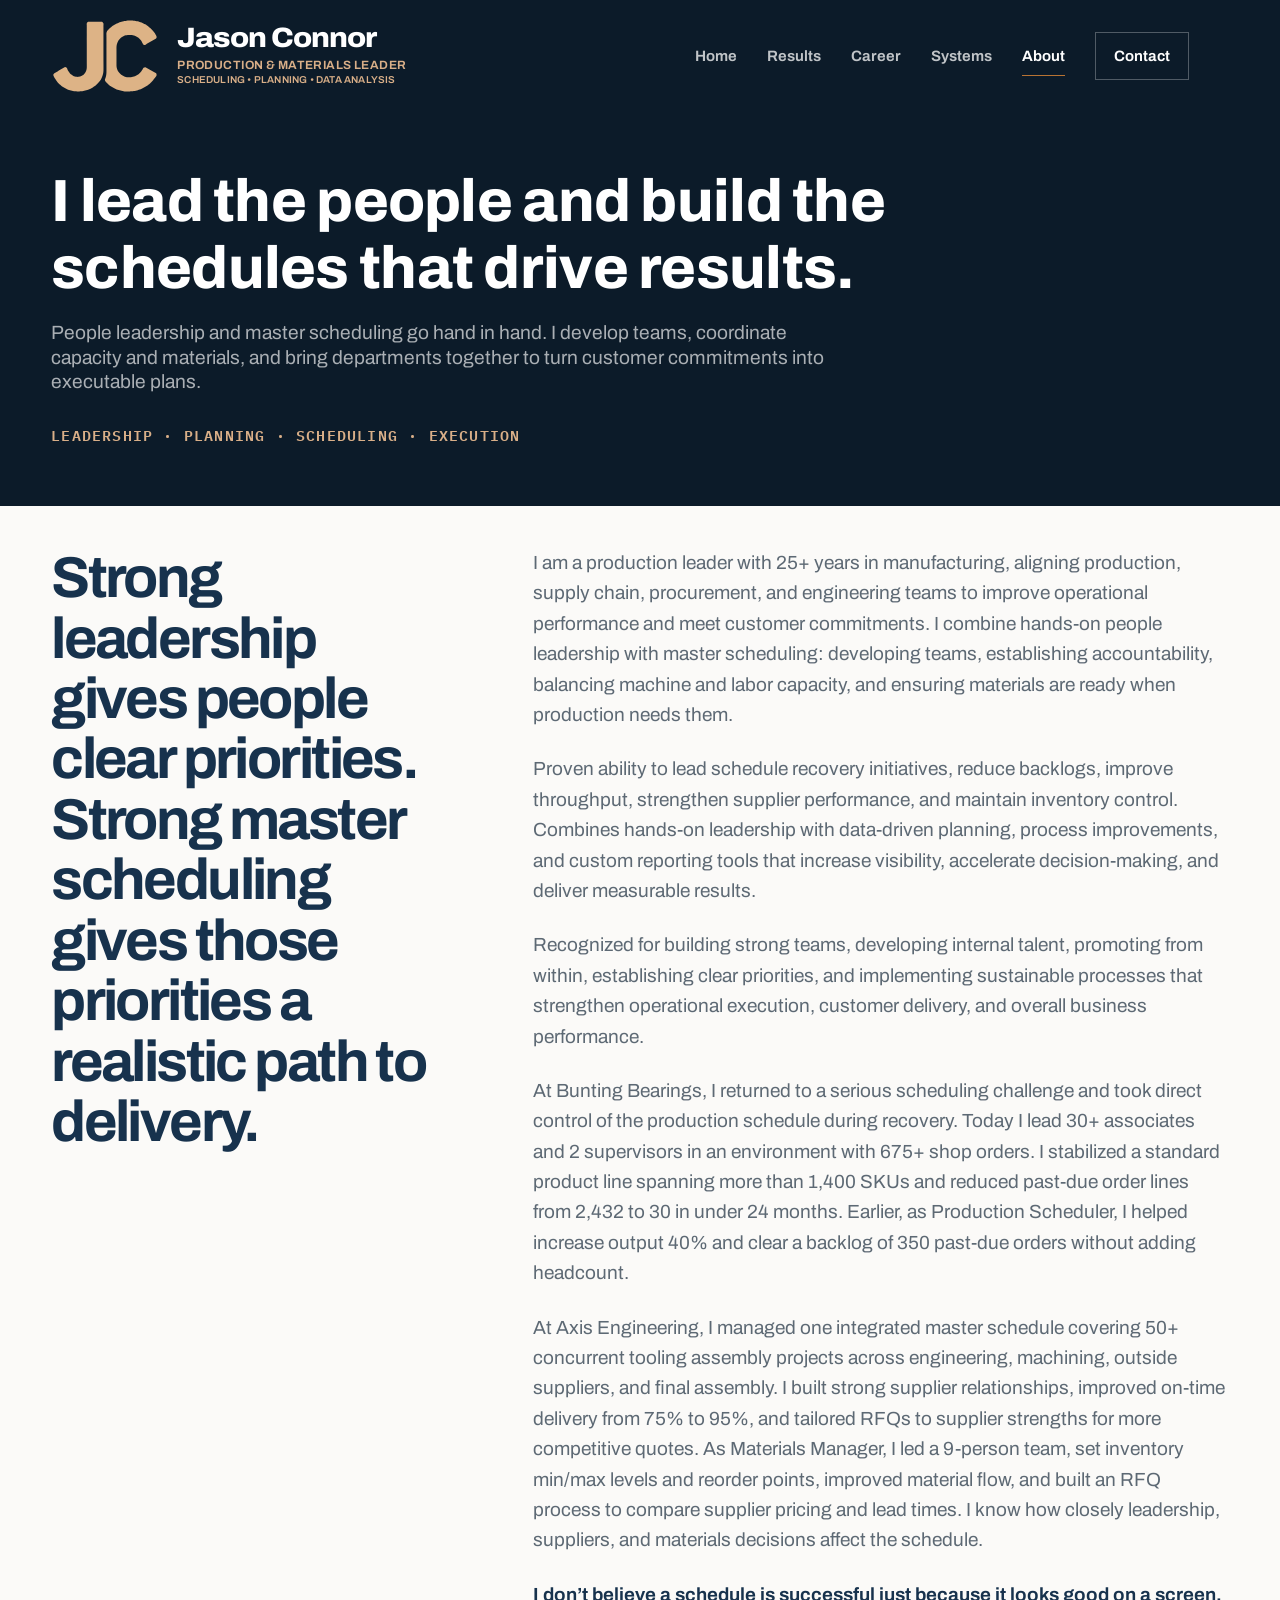
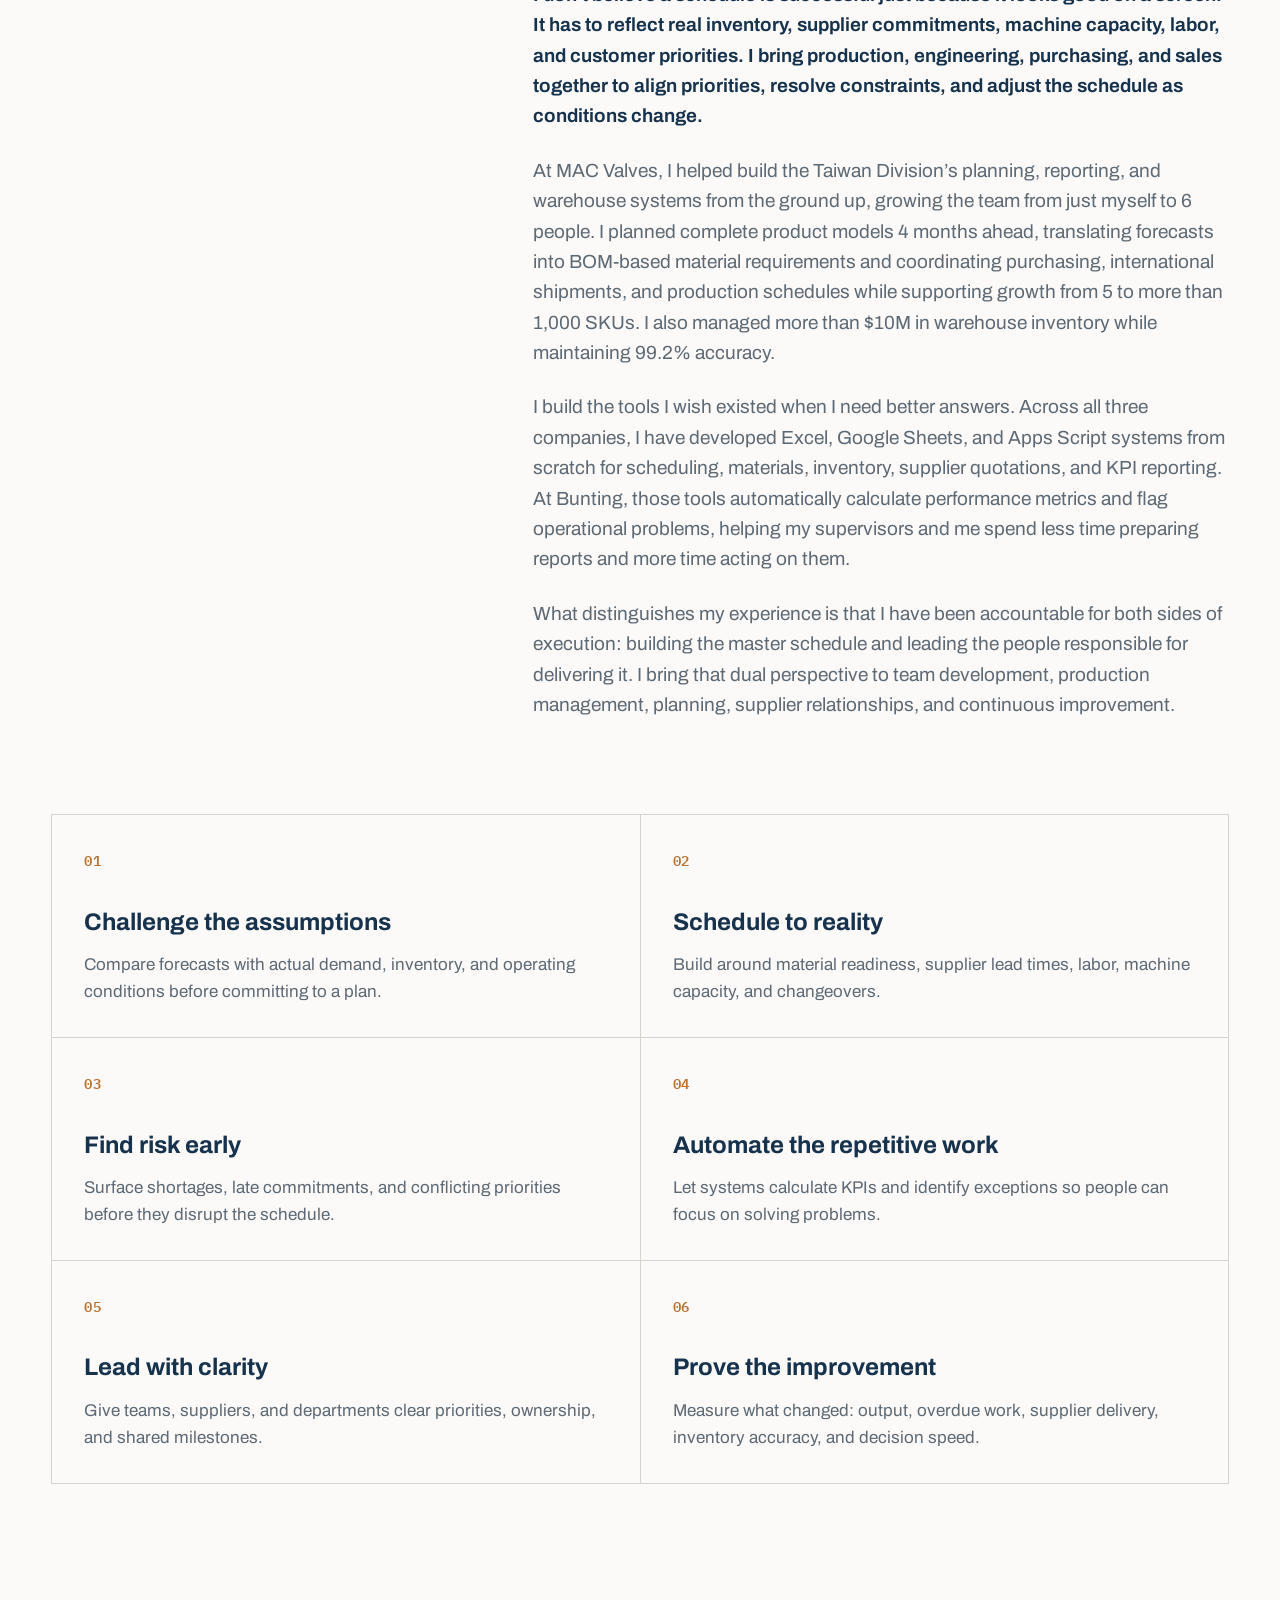
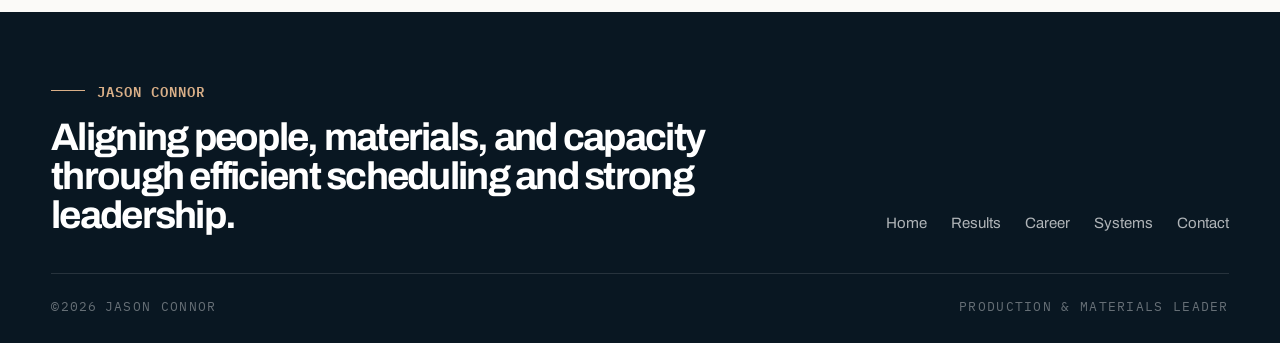
<file: about/index.html>
<!doctype html><html lang="en"><head><meta charset="utf-8"><meta name="viewport" content="width=device-width,initial-scale=1"><meta name="description" content="About Jason Connor: manufacturing people leader and master scheduler with 25+ years of experience leading teams, building schedules, and coordinating materials and capacity."><meta name="theme-color" content="#0C1B29"><title>About | Jason Connor</title><link rel="canonical" href="https://www.jasonconnor.com/about"><link rel="icon" type="image/svg+xml" href="/assets/jc-favicon.svg?v=approved-20261010-2105"><link rel="stylesheet" href="/styles.css?v=flow-buttons-20261008"><link rel="stylesheet" href="/mobile.css?v=static-label-20261123b"><style>.about-meta{color:var(--copper2)}@media(max-width:720px){.about-copy p{font-size:17px!important;line-height:1.5!important}.about-copy p:last-child{margin-bottom:0!important}.principles{margin-top:28px!important}.page-hero .h1{font-size:42px!important;line-height:1.02!important;letter-spacing:-.04em!important}.page-hero .lead{font-size:18px!important;line-height:1.28!important}.page-hero .about-meta{justify-content:center!important;overflow:visible!important}.page-hero .about-meta span{font-family:'IBM Plex Mono',monospace!important;font-size:12px!important;line-height:1.2!important;font-weight:600!important;letter-spacing:.055em!important;text-transform:uppercase!important;white-space:nowrap!important;color:var(--copper2)!important}}</style></head><body>
<a class="skip-link" href="#main">Skip to content</a><header class="site-header"><div class="container nav-shell"><a class="brand" href="/" style="gap:16px"><span class="brand-monogram">JC</span><span class="brand-text"><strong style="font-family:'Archivo',Arial,sans-serif;font-size:28px!important;line-height:.95!important;font-weight:820!important;letter-spacing:-.035em!important;font-stretch:108%;color:#fff">Jason Connor</strong><span style="display:block;margin-top:6px;font-family:'Archivo',Arial,sans-serif!important;font-size:12px!important;line-height:1.25!important;font-weight:650!important;letter-spacing:.035em!important;text-transform:none!important;color:#D9AF88!important">PRODUCTION &amp; MATERIALS LEADER<small class="brand-subtitle" style="display:block;font-size:10px!important;line-height:1.4!important;letter-spacing:.02em!important;font-weight:600!important">SCHEDULING • PLANNING • DATA ANALYSIS</small></span></span></a><button class="menu-toggle" aria-label="Toggle navigation" aria-expanded="false"><span></span></button><nav class="nav"><a href="/">Home</a><a href="/results">Results</a><a href="/career">Career</a><a href="/systems">Systems</a><a class="active" href="/about">About</a><a class="contact-link" href="/contact">Contact</a></nav></div></header>
<main id="main" data-mobile-label="ABOUT"><section class="page-hero"><div class="container"><p class="eyebrow light">About</p><h1 class="h1">I lead the people and build the schedules that drive results.</h1><p class="lead">People leadership and master scheduling go hand in hand. I develop teams, coordinate capacity and materials, and bring departments together to turn customer commitments into executable plans.</p><div class="page-meta about-meta"><span>Leadership · Planning · Scheduling · Execution</span></div></div></section>
<section class="section paper"><div class="container"><div class="about-layout"><div><p class="about-pull">Strong leadership gives people clear priorities. Strong master scheduling gives those priorities a realistic path to delivery.</p></div><div class="about-copy"><p>I am a production leader with 25+ years in manufacturing, aligning production, supply chain, procurement, and engineering teams to improve operational performance and meet customer commitments. I combine hands-on people leadership with master scheduling: developing teams, establishing accountability, balancing machine and labor capacity, and ensuring materials are ready when production needs them.</p><p>Proven ability to lead schedule recovery initiatives, reduce backlogs, improve throughput, strengthen supplier performance, and maintain inventory control. Combines hands-on leadership with data-driven planning, process improvements, and custom reporting tools that increase visibility, accelerate decision-making, and deliver measurable results.</p><p>Recognized for building strong teams, developing internal talent, promoting from within, establishing clear priorities, and implementing sustainable processes that strengthen operational execution, customer delivery, and overall business performance.</p><p>At Bunting Bearings, I returned to a serious scheduling challenge and took direct control of the production schedule during recovery. Today I lead 30+ associates and 2 supervisors in an environment with 675+ shop orders. I stabilized a standard product line spanning more than 1,400 SKUs and reduced past-due order lines from 2,432 to 30 in under 24 months. Earlier, as Production Scheduler, I helped increase output 40% and clear a backlog of 350 past-due orders without adding headcount.</p><p>At Axis Engineering, I managed one integrated master schedule covering 50+ concurrent tooling assembly projects across engineering, machining, outside suppliers, and final assembly. I built strong supplier relationships, improved on-time delivery from 75% to 95%, and tailored RFQs to supplier strengths for more competitive quotes. As Materials Manager, I led a 9-person team, set inventory min/max levels and reorder points, improved material flow, and built an RFQ process to compare supplier pricing and lead times. I know how closely leadership, suppliers, and materials decisions affect the schedule.</p><p class="strong">I don’t believe a schedule is successful just because it looks good on a screen. It has to reflect real inventory, supplier commitments, machine capacity, labor, and customer priorities. I bring production, engineering, purchasing, and sales together to align priorities, resolve constraints, and adjust the schedule as conditions change.</p><p>At MAC Valves, I helped build the Taiwan Division’s planning, reporting, and warehouse systems from the ground up, growing the team from just myself to 6 people. I planned complete product models 4 months ahead, translating forecasts into BOM-based material requirements and coordinating purchasing, international shipments, and production schedules while supporting growth from 5 to more than 1,000 SKUs. I also managed more than $10M in warehouse inventory while maintaining 99.2% accuracy.</p><p>I build the tools I wish existed when I need better answers. Across all three companies, I have developed Excel, Google Sheets, and Apps Script systems from scratch for scheduling, materials, inventory, supplier quotations, and KPI reporting. At Bunting, those tools automatically calculate performance metrics and flag operational problems, helping my supervisors and me spend less time preparing reports and more time acting on them.</p><p>What distinguishes my experience is that I have been accountable for both sides of execution: building the master schedule and leading the people responsible for delivering it. I bring that dual perspective to team development, production management, planning, supplier relationships, and continuous improvement.</p></div></div><div class="principles reveal"><div class="principle"><span class="num">01</span><h3>Challenge the assumptions</h3><p>Compare forecasts with actual demand, inventory, and operating conditions before committing to a plan.</p></div><div class="principle"><span class="num">02</span><h3>Schedule to reality</h3><p>Build around material readiness, supplier lead times, labor, machine capacity, and changeovers.</p></div><div class="principle"><span class="num">03</span><h3>Find risk early</h3><p>Surface shortages, late commitments, and conflicting priorities before they disrupt the schedule.</p></div><div class="principle"><span class="num">04</span><h3>Automate the repetitive work</h3><p>Let systems calculate KPIs and identify exceptions so people can focus on solving problems.</p></div><div class="principle"><span class="num">05</span><h3>Lead with clarity</h3><p>Give teams, suppliers, and departments clear priorities, ownership, and shared milestones.</p></div><div class="principle"><span class="num">06</span><h3>Prove the improvement</h3><p>Measure what changed: output, overdue work, supplier delivery, inventory accuracy, and decision speed.</p></div></div></div></section>
</main><footer class="site-footer"><div class="container"><div class="footer-top"><div><p class="eyebrow light">Jason Connor</p><div class="footer-title">Aligning people, materials, and capacity through efficient scheduling and strong leadership.</div></div><nav class="footer-nav"><a href="/">Home</a><a href="/results">Results</a><a href="/career">Career</a><a href="/systems">Systems</a><a href="/contact">Contact</a></nav></div><div class="footer-bottom"><span>© <span data-year></span> Jason Connor</span><span>PRODUCTION &amp; MATERIALS LEADER</span></div></div></footer><script src="/script.js?v=jc-anchored-20261122a"></script></body></html>
</file>
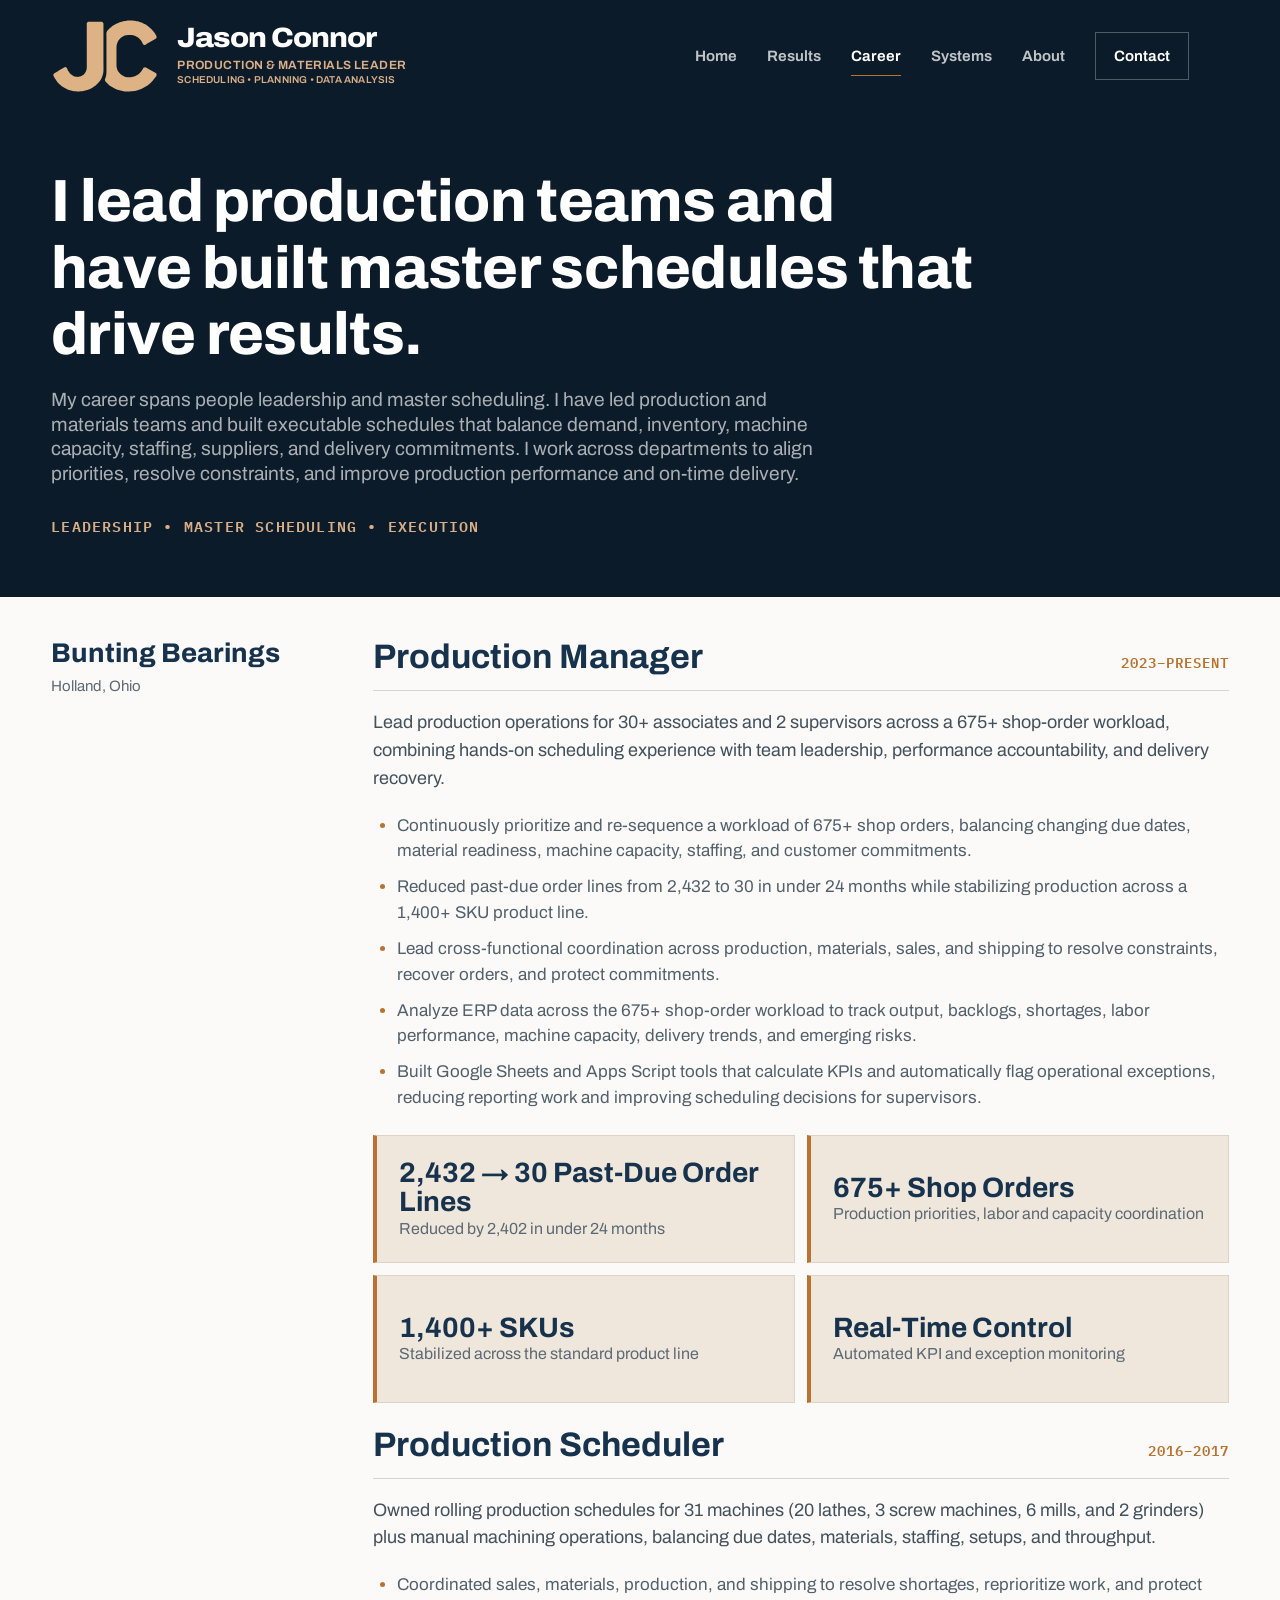
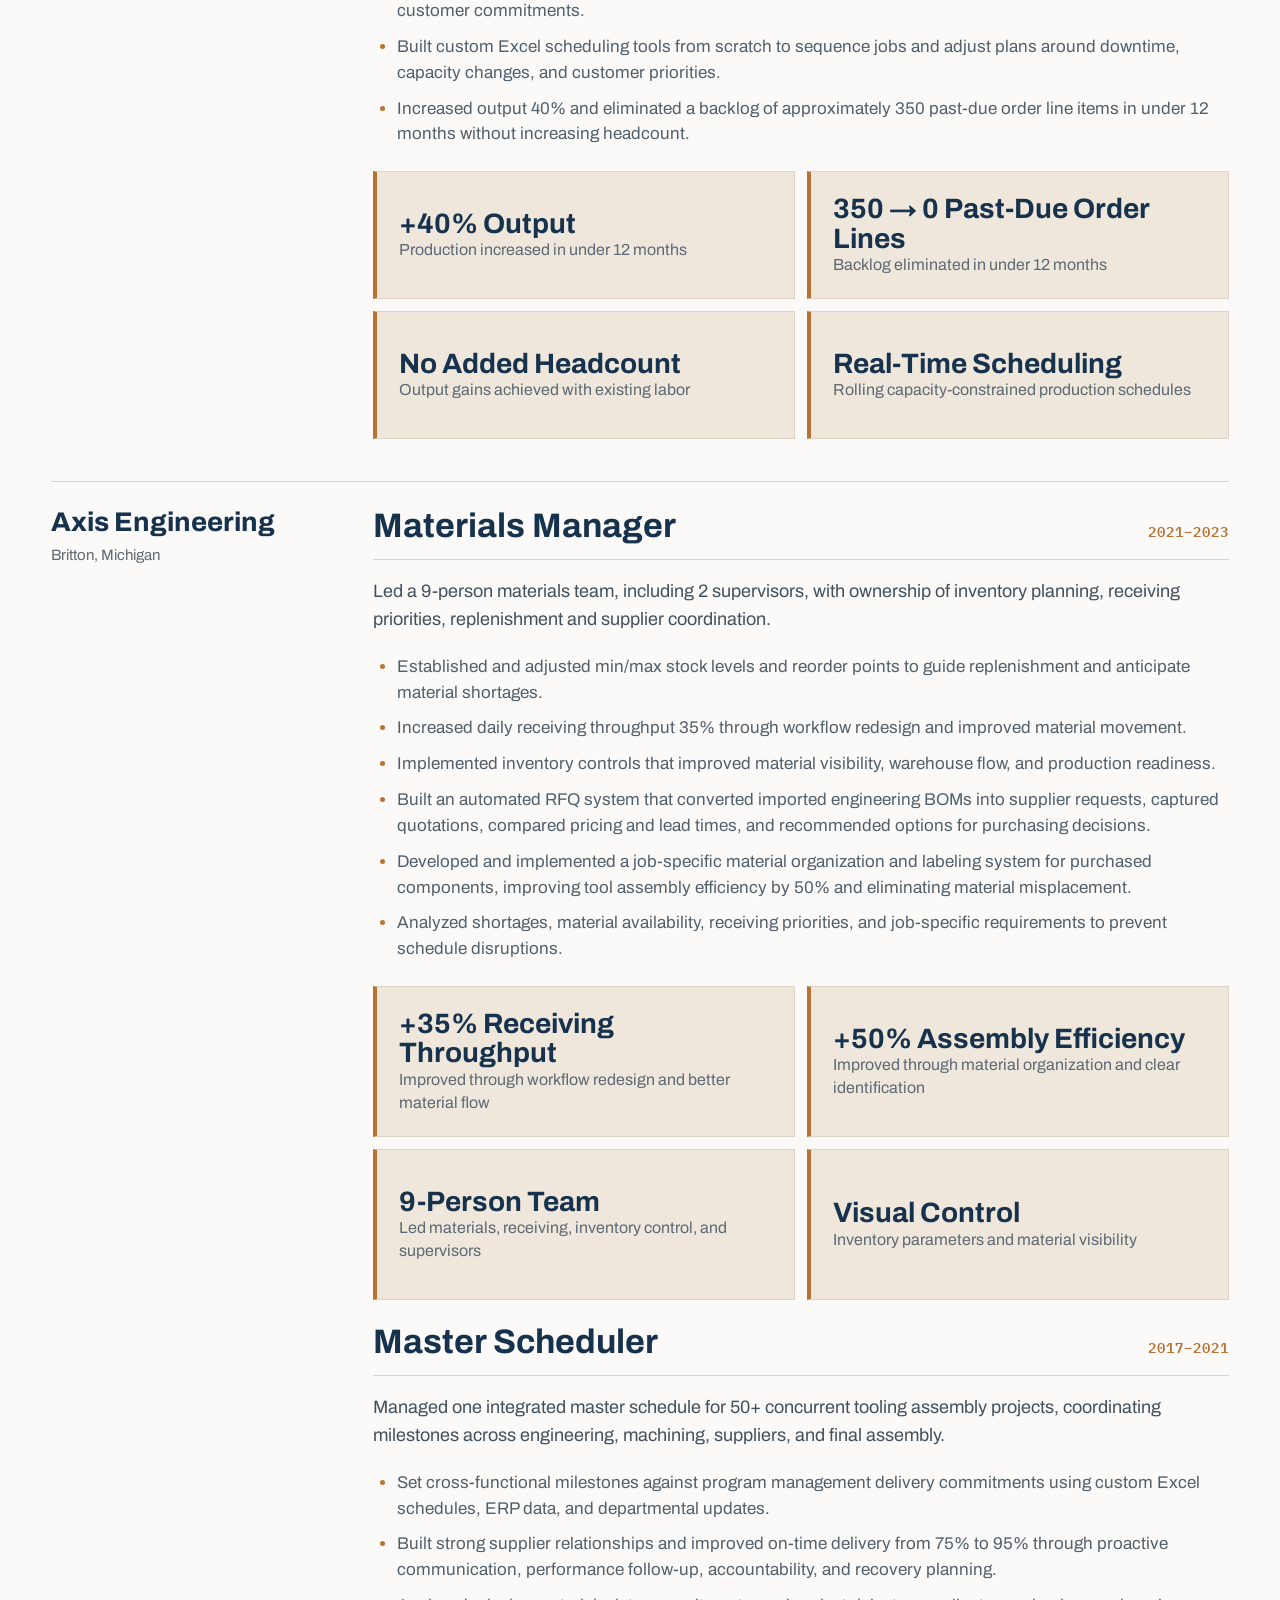
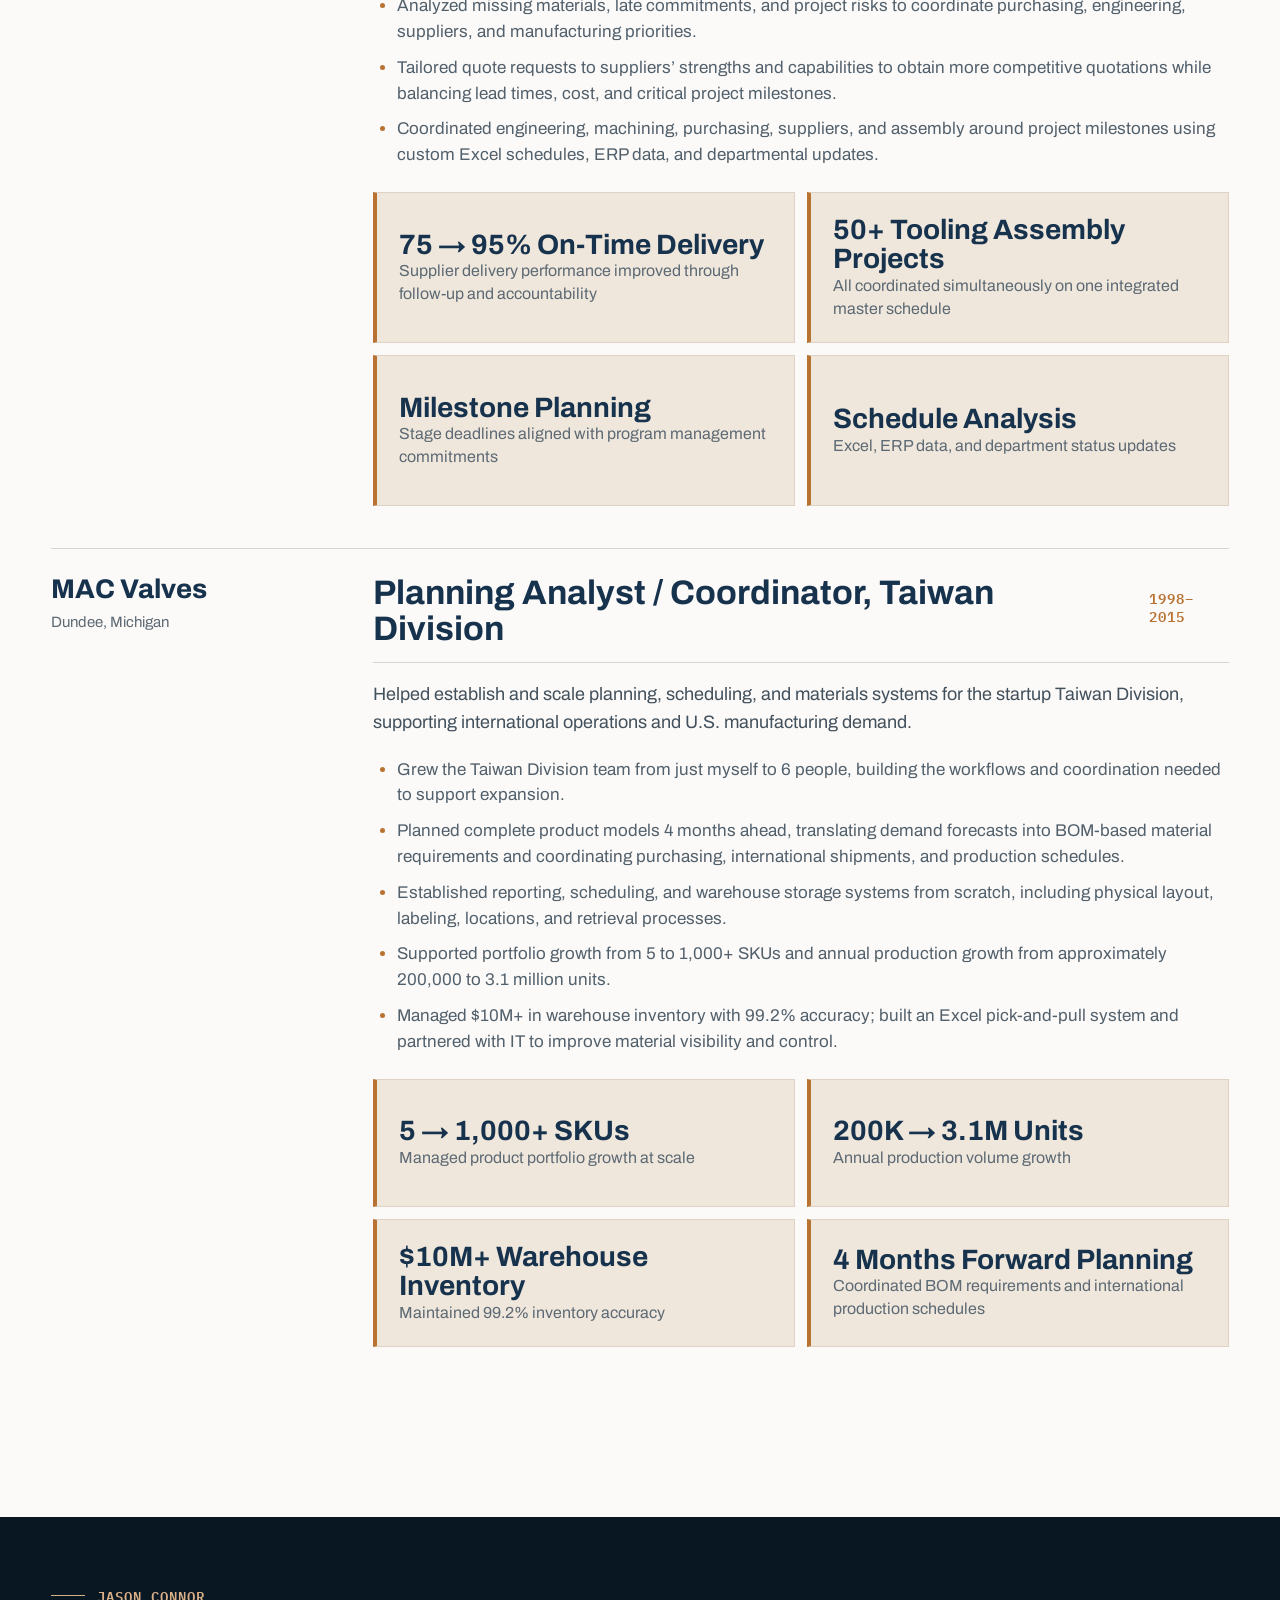
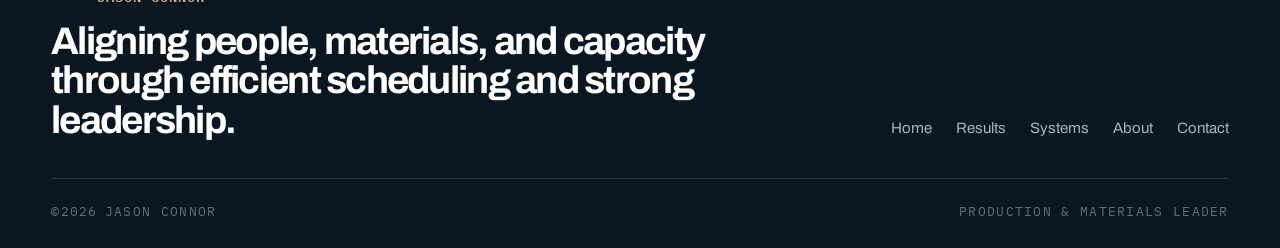
<file: career/index.html>
<!doctype html><html lang="en"><head><meta charset="utf-8"><meta name="viewport" content="width=device-width,initial-scale=1"><meta name="description" content="Jason Connor: manufacturing people leader and master scheduler. Career results in production leadership, master scheduling, materials management, supplier performance, and operational improvement."><meta name="theme-color" content="#0C1B29"><title>Career | Jason Connor</title><link rel="canonical" href="https://www.jasonconnor.com/career"><link rel="icon" type="image/svg+xml" href="/assets/jc-favicon.svg?v=approved-20261010-2105"><link rel="stylesheet" href="/styles.css?v=flow-buttons-20261008"><link rel="stylesheet" href="/mobile.css?v=static-label-20261123b"><style>
/* Career: pin employer and role headings directly beneath the fixed navigation.
   Desktop nav is 112px high (102px at 721-1000px). The 6px gap is
   covered by the existing opaque 24px role-heading mask. */
@media (min-width:1001px){
  .experience-block .experience-meta,
  .experience-block .role-head{top:118px!important}
}
@media (min-width:721px) and (max-width:1000px){
  .experience-block .experience-meta,
  .experience-block .role-head{top:108px!important}
}
  
/* Career: standard metadata styling; the first employer must be visible on load. */
@media(min-width:721px){
  #main > .section.paper{padding-top:42px}
}
@media(max-width:720px){
  #main > .section.paper{padding-top:32px!important}
}

/* iPhone Career: keep the employer and CURRENT job title pinned beneath the
   unchanged site masthead. Solid surfaces and zero gaps prevent text bleeding
   through as older entries move off-screen. */
@media(max-width:720px){
  html body #main .section.paper .experience-block .experience-meta{
    position:-webkit-sticky!important;
    position:sticky!important;
    top:var(--jc-mobile-header-height,140px)!important;
    z-index:120!important;
    margin:0!important;
    padding:10px 0 12px!important;
    background:var(--paper)!important;
    border-bottom:1px solid var(--line)!important;
    box-shadow:0 -2px 0 1px var(--paper)!important;
    isolation:isolate!important;
  }
  html body #main .section.paper .experience-block .role-head{
    position:-webkit-sticky!important;
    position:sticky!important;
    top:calc(var(--jc-mobile-header-height,140px) + var(--jc-employer-height,82px))!important;
    z-index:119!important;
    margin:0!important;
    padding:12px 0!important;
    background:var(--paper)!important;
    border-bottom:1px solid var(--line)!important;
    box-shadow:0 -2px 0 1px var(--paper)!important;
    isolation:isolate!important;
  }
  html body #main .section.paper .experience-block .role-head::before{
    content:none!important;
    display:none!important;
  }
}
</style></head><body>
<a class="skip-link" href="#main">Skip to content</a><header class="site-header"><div class="container nav-shell"><a class="brand" href="/" style="gap:16px"><span class="brand-monogram">JC</span><span class="brand-text"><strong style="font-family:'Archivo',Arial,sans-serif;font-size:28px!important;line-height:.95!important;font-weight:820!important;letter-spacing:-.035em!important;font-stretch:108%;color:#fff">Jason Connor</strong><span style="display:block;margin-top:6px;font-family:'Archivo',Arial,sans-serif;font-size:12px!important;line-height:1.25!important;font-weight:650!important;letter-spacing:.035em!important;text-transform:none!important;color:#D9AF88!important">PRODUCTION &amp; MATERIALS LEADER<small class="brand-subtitle" style="display:block;font-size:10px!important;line-height:1.4!important;letter-spacing:.02em!important;font-weight:600!important">SCHEDULING • PLANNING • DATA ANALYSIS</small></span></span></a><button class="menu-toggle" aria-label="Toggle navigation" aria-expanded="false"><span></span></button><nav class="nav"><a href="/">Home</a><a href="/results">Results</a><a class="active" href="/career">Career</a><a href="/systems">Systems</a><a href="/about">About</a><a class="contact-link" href="/contact">Contact</a></nav></div></header>
<main id="main" data-mobile-label="CAREER"><section class="page-hero"><div class="container"><h1 class="h1">I lead production teams and have built master schedules that drive results.</h1><p class="lead">My career spans people leadership and master scheduling. I have led production and materials teams and built executable schedules that balance demand, inventory, machine capacity, staffing, suppliers, and delivery commitments. I work across departments to align priorities, resolve constraints, and improve production performance and on-time delivery.</p><div class="page-meta experience-hero-meta"><span>Leadership • Master Scheduling • Execution</span></div></div></section>
<section class="section paper"><div class="container"><div class="experience-block"><aside class="experience-meta"><div class="company-name">Bunting Bearings</div><div class="location">Holland, Ohio</div></aside><div><article class="role"><div class="role-head"><h3>Production Manager</h3><span>2023–Present</span></div><p>Lead production operations for 30+ associates and 2 supervisors across a 675+ shop-order workload, combining hands-on scheduling experience with team leadership, performance accountability, and delivery recovery.</p><ul><li>Continuously prioritize and re-sequence a workload of 675+ shop orders, balancing changing due dates, material readiness, machine capacity, staffing, and customer commitments.</li><li>Reduced past-due order lines from 2,432 to 30 in under 24 months while stabilizing production across a 1,400+ SKU product line.</li><li>Lead cross-functional coordination across production, materials, sales, and shipping to resolve constraints, recover orders, and protect commitments.</li><li>Analyze ERP data across the 675+ shop-order workload to track output, backlogs, shortages, labor performance, machine capacity, delivery trends, and emerging risks.</li><li>Built Google Sheets and Apps Script tools that calculate KPIs and automatically flag operational exceptions, reducing reporting work and improving scheduling decisions for supervisors.</li></ul><div class="role-results"><div class="role-result"><strong>2,432 → 30 Past-Due Order Lines</strong><span>Reduced by 2,402 in under 24 months</span></div><div class="role-result"><strong>675+ Shop Orders</strong><span>Production priorities, labor and capacity coordination</span></div><div class="role-result"><strong>1,400+ SKUs</strong><span>Stabilized across the standard product line</span></div><div class="role-result"><strong>Real-Time Control</strong><span>Automated KPI and exception monitoring</span></div></div></article><article class="role"><div class="role-head"><h3>Production Scheduler</h3><span>2016–2017</span></div><p>Owned rolling production schedules for 31 machines (20 lathes, 3 screw machines, 6 mills, and 2 grinders) plus manual machining operations, balancing due dates, materials, staffing, setups, and throughput.</p><ul><li>Coordinated sales, materials, production, and shipping to resolve shortages, reprioritize work, and protect customer commitments.</li><li>Built custom Excel scheduling tools from scratch to sequence jobs and adjust plans around downtime, capacity changes, and customer priorities.</li><li>Increased output 40% and eliminated a backlog of approximately 350 past-due order line items in under 12 months without increasing headcount.</li></ul><div class="role-results"><div class="role-result"><strong>+40% Output</strong><span>Production increased in under 12 months</span></div><div class="role-result"><strong>350 → 0 Past-Due Order Lines</strong><span>Backlog eliminated in under 12 months</span></div><div class="role-result"><strong>No Added Headcount</strong><span>Output gains achieved with existing labor</span></div><div class="role-result"><strong>Real-Time Scheduling</strong><span>Rolling capacity-constrained production schedules</span></div></div></article></div></div><div class="experience-block reveal"><aside class="experience-meta"><div class="company-name">Axis Engineering</div><div class="location">Britton, Michigan</div></aside><div><article class="role"><div class="role-head"><h3>Materials Manager</h3><span>2021–2023</span></div><p>Led a 9-person materials team, including 2 supervisors, with ownership of inventory planning, receiving priorities, replenishment and supplier coordination.</p><ul><li>Established and adjusted min/max stock levels and reorder points to guide replenishment and anticipate material shortages.</li><li>Increased daily receiving throughput 35% through workflow redesign and improved material movement.</li><li>Implemented inventory controls that improved material visibility, warehouse flow, and production readiness.</li><li>Built an automated RFQ system that converted imported engineering BOMs into supplier requests, captured quotations, compared pricing and lead times, and recommended options for purchasing decisions.</li><li>Developed and implemented a job-specific material organization and labeling system for purchased components, improving tool assembly efficiency by 50% and eliminating material misplacement.</li><li>Analyzed shortages, material availability, receiving priorities, and job-specific requirements to prevent schedule disruptions.</li></ul><div class="role-results"><div class="role-result"><strong>+35% Receiving Throughput</strong><span>Improved through workflow redesign and better material flow</span></div><div class="role-result"><strong>+50% Assembly Efficiency</strong><span>Improved through material organization and clear identification</span></div><div class="role-result"><strong>9-Person Team</strong><span>Led materials, receiving, inventory control, and supervisors</span></div><div class="role-result"><strong>Visual Control</strong><span>Inventory parameters and material visibility</span></div></div></article><article class="role"><div class="role-head"><h3>Master Scheduler</h3><span>2017–2021</span></div><p>Managed one integrated master schedule for 50+ concurrent tooling assembly projects, coordinating milestones across engineering, machining, suppliers, and final assembly.</p><ul><li>Set cross-functional milestones against program management delivery commitments using custom Excel schedules, ERP data, and departmental updates.</li><li>Built strong supplier relationships and improved on-time delivery from 75% to 95% through proactive communication, performance follow-up, accountability, and recovery planning.</li><li>Analyzed missing materials, late commitments, and project risks to coordinate purchasing, engineering, suppliers, and manufacturing priorities.</li><li>Tailored quote requests to suppliers’ strengths and capabilities to obtain more competitive quotations while balancing lead times, cost, and critical project milestones.</li><li>Coordinated engineering, machining, purchasing, suppliers, and assembly around project milestones using custom Excel schedules, ERP data, and departmental updates.</li></ul><div class="role-results"><div class="role-result"><strong>75 → 95% On-Time Delivery</strong><span>Supplier delivery performance improved through follow-up and accountability</span></div><div class="role-result"><strong>50+ Tooling Assembly Projects</strong><span>All coordinated simultaneously on one integrated master schedule</span></div><div class="role-result"><strong>Milestone Planning</strong><span>Stage deadlines aligned with program management commitments</span></div><div class="role-result"><strong>Schedule Analysis</strong><span>Excel, ERP data, and department status updates</span></div></div></article></div></div><div class="experience-block reveal"><aside class="experience-meta"><div class="company-name">MAC Valves</div><div class="location">Dundee, Michigan</div></aside><div><article class="role"><div class="role-head"><h3>Planning Analyst / Coordinator, Taiwan Division</h3><span>1998–2015</span></div><p>Helped establish and scale planning, scheduling, and materials systems for the startup Taiwan Division, supporting international operations and U.S. manufacturing demand.</p><ul><li>Grew the Taiwan Division team from just myself to 6 people, building the workflows and coordination needed to support expansion.</li><li>Planned complete product models 4 months ahead, translating demand forecasts into BOM-based material requirements and coordinating purchasing, international shipments, and production schedules.</li><li>Established reporting, scheduling, and warehouse storage systems from scratch, including physical layout, labeling, locations, and retrieval processes.</li><li>Supported portfolio growth from 5 to 1,000+ SKUs and annual production growth from approximately 200,000 to 3.1 million units.</li><li>Managed $10M+ in warehouse inventory with 99.2% accuracy; built an Excel pick-and-pull system and partnered with IT to improve material visibility and control.</li></ul><div class="role-results"><div class="role-result"><strong>5 → 1,000+ SKUs</strong><span>Managed product portfolio growth at scale</span></div><div class="role-result"><strong>200K → 3.1M Units</strong><span>Annual production volume growth</span></div><div class="role-result"><strong>$10M+ Warehouse Inventory</strong><span>Maintained 99.2% inventory accuracy</span></div><div class="role-result"><strong>4 Months Forward Planning</strong><span>Coordinated BOM requirements and international production schedules</span></div></div></article></div></div></div></section></main>
<footer class="site-footer"><div class="container"><div class="footer-top"><div><p class="eyebrow light">Jason Connor</p><div class="footer-title">Aligning people, materials, and capacity through efficient scheduling and strong leadership.</div></div><nav class="footer-nav"><a href="/">Home</a><a href="/results">Results</a><a href="/systems">Systems</a><a href="/about">About</a><a href="/contact">Contact</a></nav></div><div class="footer-bottom"><span>© <span data-year></span> Jason Connor</span><span>PRODUCTION &amp; MATERIALS LEADER</span></div></div></footer><script src="/script.js?v=jc-anchored-20261122a"></script><script>
/* Each employer has a different rendered height at different mobile widths.
   Measure that exact height so its sticky job title fits directly beneath it. */
(() => {
  const employers = [...document.querySelectorAll('#main .experience-block .experience-meta')];
  const mobile = window.matchMedia('(max-width:720px)');
  const sync = () => {
    if (!mobile.matches) return;
    for (const employer of employers) {
      const block = employer.closest('.experience-block');
      if (block) block.style.setProperty('--jc-employer-height',
        Math.ceil(employer.getBoundingClientRect().height) + 'px');
    }
  };
  if ('ResizeObserver' in window) {
    const observer = new ResizeObserver(sync);
    employers.forEach(employer => observer.observe(employer));
  }
  window.addEventListener('resize', sync, {passive:true});
  document.fonts?.ready?.then(sync);
  sync();
})();
</script></body></html>
</file>
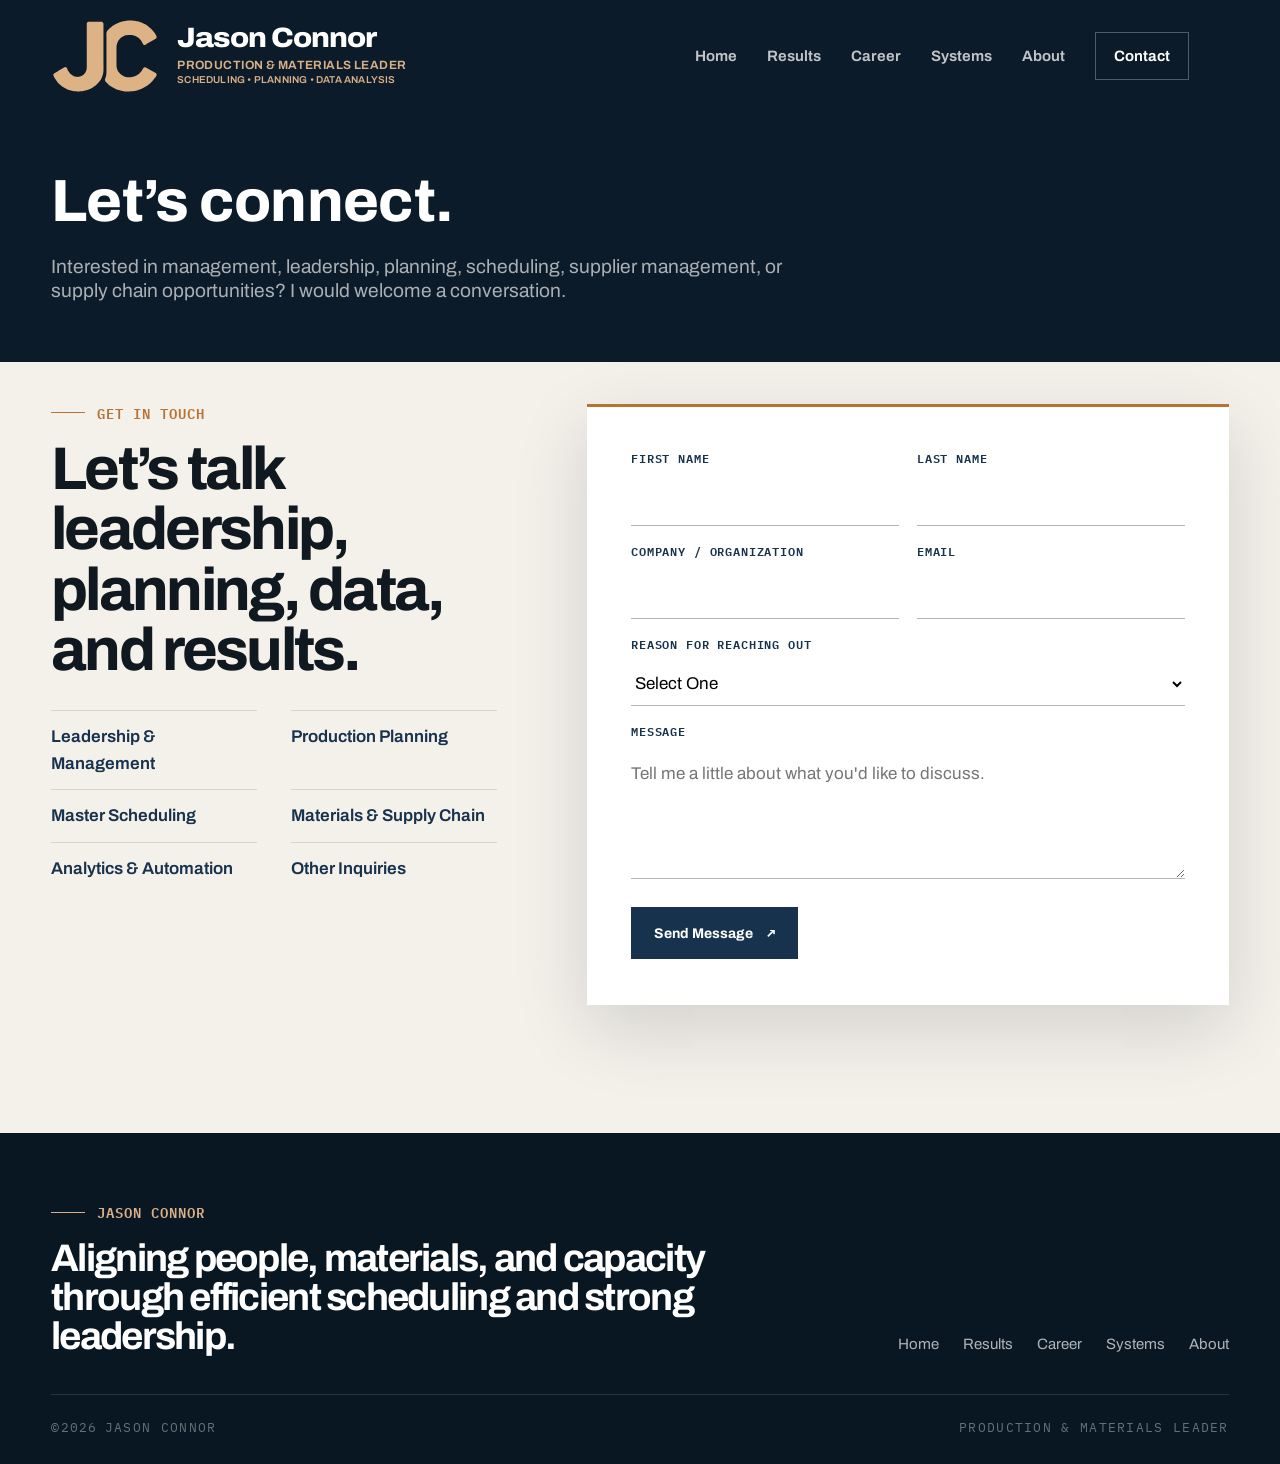
<file: contact/index.html>
<!doctype html><html lang="en"><head><meta charset="utf-8"><meta name="viewport" content="width=device-width,initial-scale=1"><meta name="description" content="Contact Jason Connor, Production &amp; Materials Leader. Reach out about scheduling, planning, data analysis, materials, supply chain management and leadership opportunities."><meta name="theme-color" content="#0C1B29"><title>Contact | Jason Connor</title><link rel="canonical" href="https://www.jasonconnor.com/contact"><link rel="icon" type="image/svg+xml" href="/assets/jc-favicon.svg?v=approved-20261010-2105"><link rel="stylesheet" href="/styles.css?v=flow-buttons-20261008"><link rel="stylesheet" href="/mobile.css?v=static-label-20261123b"></head><body>
<a class="skip-link" href="#main">Skip to content</a><header class="site-header"><div class="container nav-shell"><a class="brand" href="/" style="gap:16px"><span class="brand-monogram">JC</span><span class="brand-text"><strong style="font-family:'Archivo',Arial,sans-serif;font-size:28px!important;line-height:.95!important;font-weight:820!important;letter-spacing:-.035em!important;font-stretch:108%;color:#fff">Jason Connor</strong><span style="display:block;margin-top:6px;font-family:'Archivo',Arial,sans-serif;font-size:12px!important;line-height:1.25!important;font-weight:650!important;letter-spacing:.035em!important;text-transform:none!important;color:#D9AF88!important">PRODUCTION &amp; MATERIALS LEADER<small class="brand-subtitle" style="display:block;font-size:10px!important;line-height:1.4!important;letter-spacing:.02em!important;font-weight:600!important">SCHEDULING • PLANNING • DATA ANALYSIS</small></span></span></a><button class="menu-toggle" aria-label="Toggle navigation" aria-expanded="false"><span></span></button><nav class="nav"><a href="/">Home</a><a href="/results">Results</a><a href="/career">Career</a><a href="/systems">Systems</a><a href="/about">About</a><a class="contact-link active" href="/contact">Contact</a></nav></div></header>
<main id="main" data-mobile-label="CONTACT"><section class="page-hero"><div class="container"><p class="eyebrow light">Contact</p><h1 class="h1">Let’s connect.</h1><p class="lead">Interested in management, leadership, planning, scheduling, supplier management, or supply chain opportunities? I would welcome a conversation.</p></div></section>
<section class="section bone"><div class="container contact-layout"><div class="contact-copy"><p class="eyebrow">Get in Touch</p><h2 class="h2">Let’s talk leadership, planning, data, and results.</h2><div class="bullet-columns" style="margin-top:30px"><div>Leadership &amp; Management</div><div>Production Planning</div><div>Master Scheduling</div><div>Materials &amp; Supply Chain</div><div>Analytics &amp; Automation</div><div>Other Inquiries</div></div></div><form class="contact-form" action="https://formspree.io/f/xgaoolya" method="POST"><input type="hidden" name="_subject" value="New website inquiry: jasonconnor.com"><div aria-hidden="true" style="position:absolute;left:-9999px;width:1px;height:1px;overflow:hidden"><label for="website">Leave this field blank</label><input id="website" type="text" name="_gotcha" tabindex="-1" autocomplete="off"></div><div class="field-grid"><div class="field"><label for="first-name">First Name</label><input id="first-name" name="first_name" type="text" autocomplete="given-name" required></div><div class="field"><label for="last-name">Last Name</label><input id="last-name" name="last_name" type="text" autocomplete="family-name" required></div></div><div class="field-grid"><div class="field"><label for="company">Company / Organization</label><input id="company" name="company" type="text" autocomplete="organization"></div><div class="field"><label for="email">Email</label><input id="email" name="email" type="email" autocomplete="email" required></div></div><div class="field"><label for="subject">Reason For Reaching Out</label><select id="subject" name="subject" required><option value="" selected disabled>Select One</option><option>Leadership &amp; Management</option><option>Production Planning</option><option>Master Scheduling</option><option>Materials &amp; Supply Chain</option><option>Analytics &amp; Automation</option><option>Other Inquiries</option></select></div><div class="field"><label for="message">Message</label><textarea id="message" name="message" placeholder="Tell me a little about what you'd like to discuss." required></textarea></div><div class="form-submit-row"><button class="button dark" type="submit">Send Message</button><span class="form-status" role="status" aria-live="polite"></span></div></form></div></section>
</main><footer class="site-footer"><div class="container"><div class="footer-top"><div><p class="eyebrow light">Jason Connor</p><div class="footer-title">Aligning people, materials, and capacity through efficient scheduling and strong leadership.</div></div><nav class="footer-nav"><a href="/">Home</a><a href="/results">Results</a><a href="/career">Career</a><a href="/systems">Systems</a><a href="/about">About</a></nav></div><div class="footer-bottom"><span>© <span data-year></span> Jason Connor</span><span>PRODUCTION &amp; MATERIALS LEADER</span></div></div></footer><script src="/script.js?v=jc-anchored-20261122a"></script><script src="/contact.js?v=6"></script></body></html>
</file>
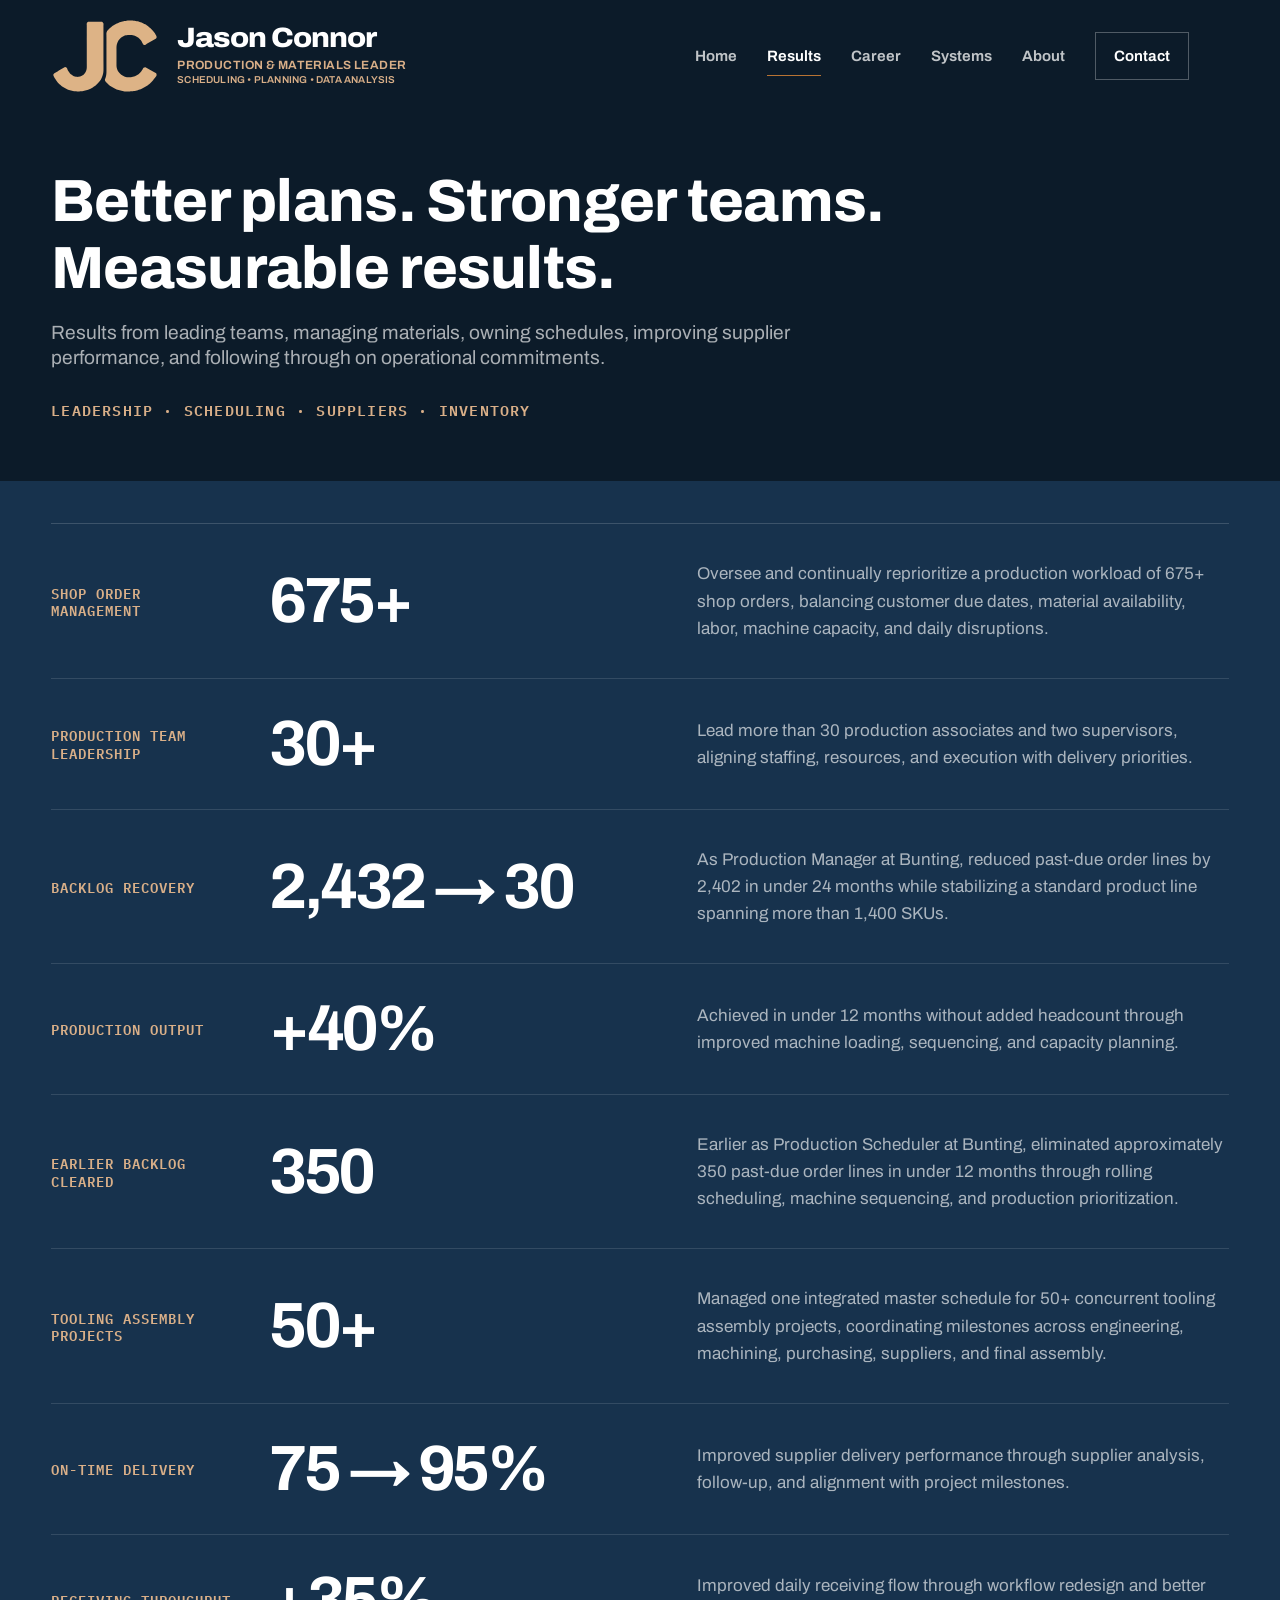
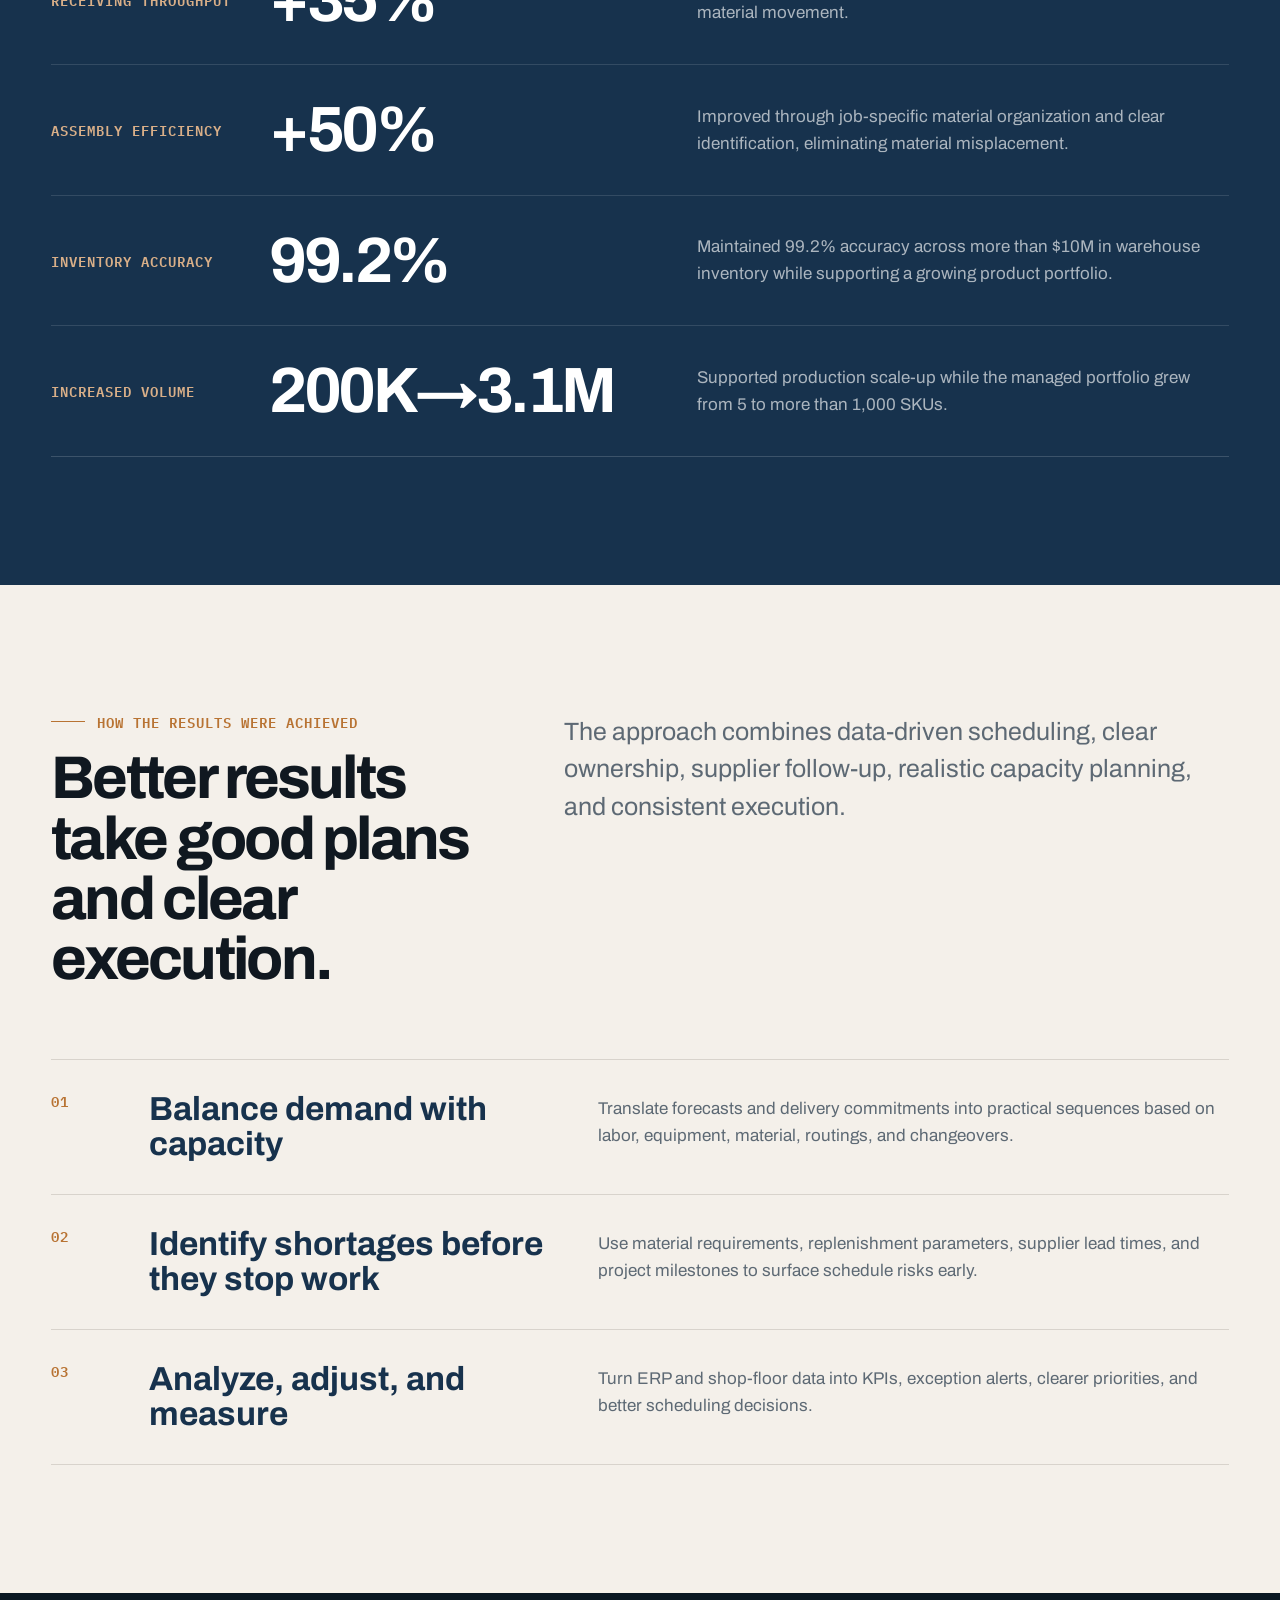
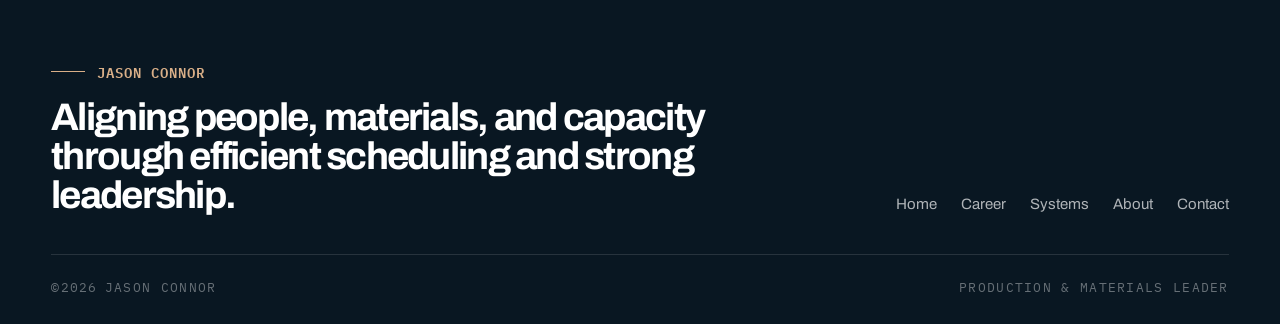
<file: impact/index.html>
<!doctype html><html lang="en"><head><meta charset="utf-8"><meta name="robots" content="noindex"><meta http-equiv="cache-control" content="no-cache, no-store, must-revalidate"><meta http-equiv="pragma" content="no-cache"><meta http-equiv="expires" content="0"><link rel="canonical" href="https://www.jasonconnor.com/results"><meta http-equiv="refresh" content="0;url=/results/"><title>Results | Jason Connor</title><script>window.location.replace('/results/');</script></head><body><p><a href="/results/">Continue to Results</a></p></body></html>
</file>
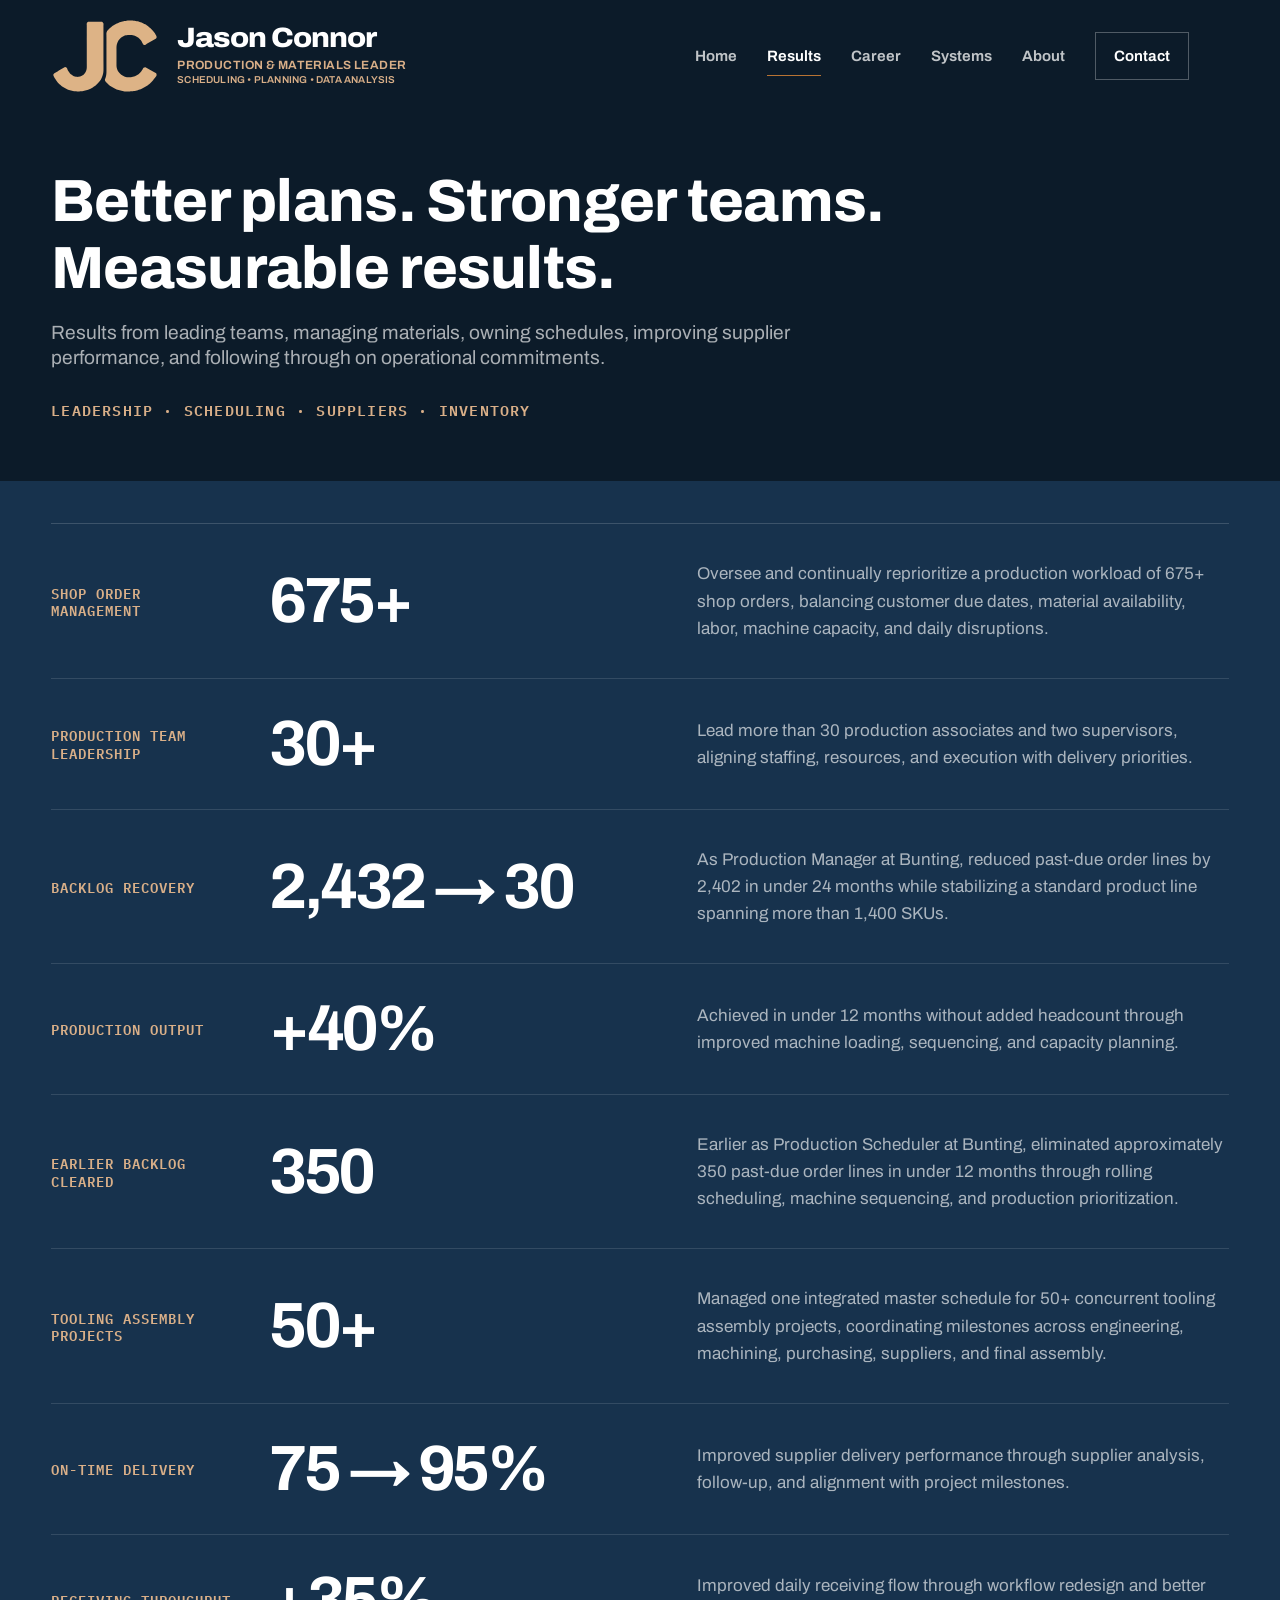
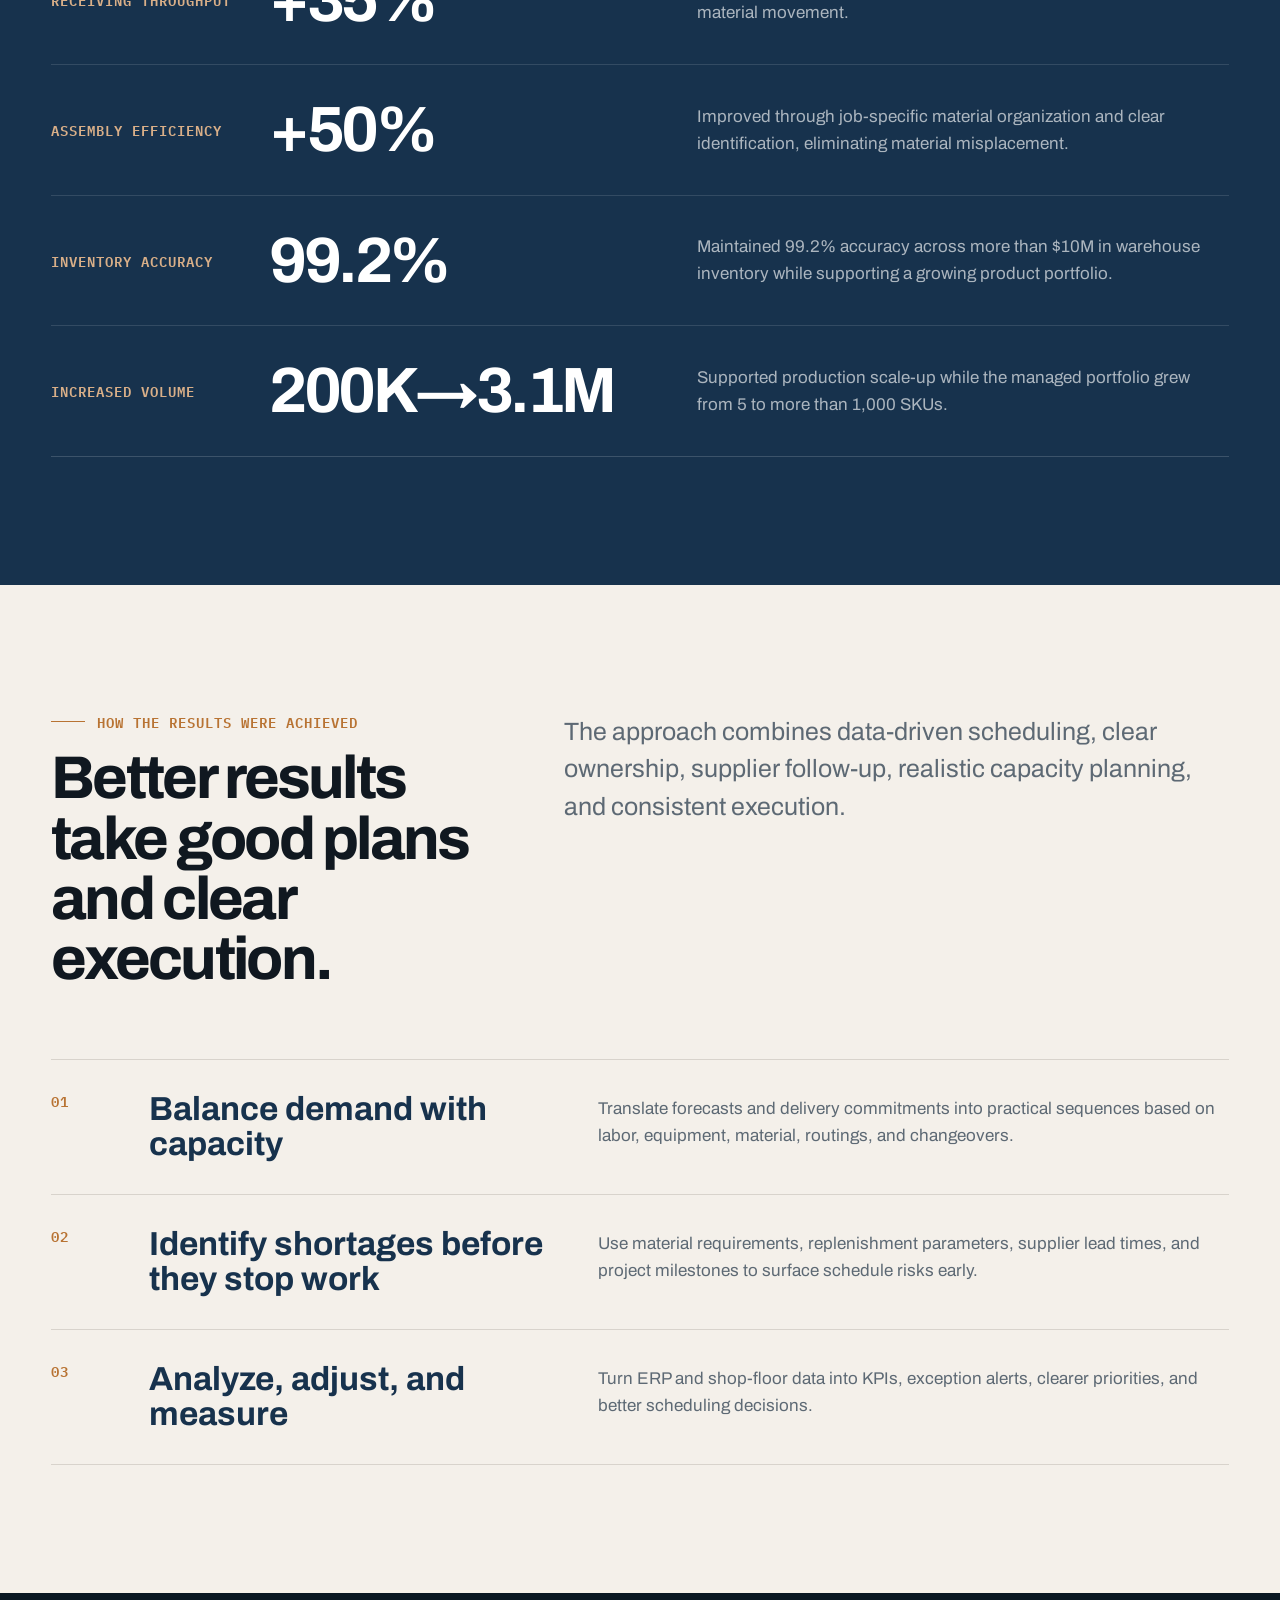
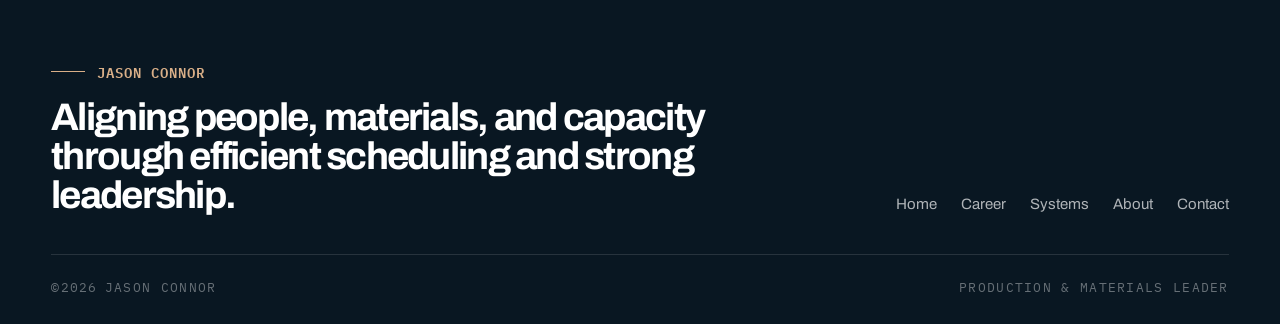
<file: results/index.html>
<!doctype html><html lang="en"><head><meta charset="utf-8"><meta name="viewport" content="width=device-width,initial-scale=1"><meta name="description" content="Jason Connor: Production &amp; Materials Leader specializing in Scheduling, Planning &amp; Data Analysis. Measurable improvements in production, materials, scheduling, supplier delivery and inventory."><meta name="theme-color" content="#0C1B29"><title>Results | Jason Connor</title><link rel="canonical" href="https://www.jasonconnor.com/results"><link rel="icon" type="image/svg+xml" href="/assets/jc-favicon.svg?v=approved-20261010-2105"><link rel="stylesheet" href="/styles.css?v=flow-buttons-20261008"><link rel="stylesheet" href="/mobile.css?v=static-label-20261123b"><style>@media(min-width:721px){.capability h3{line-height:1.05!important}}</style></head><body>
<a class="skip-link" href="#main">Skip to content</a><header class="site-header"><div class="container nav-shell"><a class="brand" href="/" style="gap:16px"><span class="brand-monogram">JC</span><span class="brand-text"><strong style="font-family:'Archivo',Arial,sans-serif;font-size:28px!important;line-height:.95!important;font-weight:820!important;letter-spacing:-.035em!important;font-stretch:108%;color:#fff">Jason Connor</strong><span style="display:block;margin-top:6px;font-family:'Archivo',Arial,sans-serif;font-size:12px!important;line-height:1.25!important;font-weight:650!important;letter-spacing:.035em!important;text-transform:none!important;color:#D9AF88!important">PRODUCTION &amp; MATERIALS LEADER<small class="brand-subtitle" style="display:block;font-size:10px!important;line-height:1.4!important;letter-spacing:.02em!important;font-weight:600!important">SCHEDULING • PLANNING • DATA ANALYSIS</small></span></span></a><button class="menu-toggle" aria-label="Toggle navigation" aria-expanded="false"><span></span></button><nav class="nav"><a href="/">Home</a><a class="active" href="/results">Results</a><a href="/career">Career</a><a href="/systems">Systems</a><a href="/about">About</a><a class="contact-link" href="/contact">Contact</a></nav></div></header>
<main id="main" data-mobile-label="RESULTS"><section class="page-hero"><div class="container"><p class="eyebrow light">Measured results</p><h1 class="h1">Better plans. Stronger teams. Measurable results.</h1><p class="lead">Results from leading teams, managing materials, owning schedules, improving supplier performance, and following through on operational commitments.</p><div class="page-meta impact-meta"><span>Leadership · Scheduling · Suppliers · Inventory</span></div></div></section>
<section class="section navy"><div class="container"><div class="metric-rail"><div class="metric-row"><span class="metric-no">SHOP ORDER MANAGEMENT</span><strong class="metric-value">675+</strong><p>Oversee and continually reprioritize a production workload of 675+ shop orders, balancing customer due dates, material availability, labor, machine capacity, and daily disruptions.</p></div><div class="metric-row"><span class="metric-no">PRODUCTION TEAM LEADERSHIP</span><strong class="metric-value">30+</strong><p>Lead more than 30 production associates and two supervisors, aligning staffing, resources, and execution with delivery priorities.</p></div><div class="metric-row"><span class="metric-no">BACKLOG RECOVERY</span><strong class="metric-value">2,432 → 30</strong><p>As Production Manager at Bunting, reduced past-due order lines by 2,402 in under 24 months while stabilizing a standard product line spanning more than 1,400 SKUs.</p></div><div class="metric-row"><span class="metric-no">PRODUCTION OUTPUT</span><strong class="metric-value">+40%</strong><p>Achieved in under 12 months without added headcount through improved machine loading, sequencing, and capacity planning.</p></div><div class="metric-row"><span class="metric-no">EARLIER BACKLOG CLEARED</span><strong class="metric-value">350</strong><p>Earlier as Production Scheduler at Bunting, eliminated approximately 350 past-due order lines in under 12 months through rolling scheduling, machine sequencing, and production prioritization.</p></div><div class="metric-row"><span class="metric-no">TOOLING ASSEMBLY PROJECTS</span><strong class="metric-value">50+</strong><p>Managed one integrated master schedule for 50+ concurrent tooling assembly projects, coordinating milestones across engineering, machining, purchasing, suppliers, and final assembly.</p></div><div class="metric-row"><span class="metric-no">ON-TIME DELIVERY</span><strong class="metric-value">75 → 95%</strong><p>Improved supplier delivery performance through supplier analysis, follow-up, and alignment with project milestones.</p></div><div class="metric-row"><span class="metric-no">RECEIVING THROUGHPUT</span><strong class="metric-value">+35%</strong><p>Improved daily receiving flow through workflow redesign and better material movement.</p></div><div class="metric-row"><span class="metric-no">ASSEMBLY EFFICIENCY</span><strong class="metric-value">+50%</strong><p>Improved through job-specific material organization and clear identification, eliminating material misplacement.</p></div><div class="metric-row"><span class="metric-no">INVENTORY ACCURACY</span><strong class="metric-value">99.2%</strong><p>Maintained 99.2% accuracy across more than $10M in warehouse inventory while supporting a growing product portfolio.</p></div><div class="metric-row"><span class="metric-no">INCREASED VOLUME</span><strong class="metric-value">200K→3.1M</strong><p>Supported production scale-up while the managed portfolio grew from 5 to more than 1,000 SKUs.</p></div></div></div></section>
<section class="section bone"><div class="container"><div class="section-intro reveal"><div><p class="eyebrow">How the results were achieved</p><h2 class="h2">Better results take good plans and clear execution.</h2></div><p class="lead">The approach combines data-driven scheduling, clear ownership, supplier follow-up, realistic capacity planning, and consistent execution.</p></div><div class="capability-list reveal"><div class="capability"><span class="num">01</span><h3>Balance demand with capacity</h3><p>Translate forecasts and delivery commitments into practical sequences based on labor, equipment, material, routings, and changeovers.</p></div><div class="capability"><span class="num">02</span><h3>Identify shortages before they stop work</h3><p>Use material requirements, replenishment parameters, supplier lead times, and project milestones to surface schedule risks early.</p></div><div class="capability"><span class="num">03</span><h3>Analyze, adjust, and measure</h3><p>Turn ERP and shop-floor data into KPIs, exception alerts, clearer priorities, and better scheduling decisions.</p></div></div></div></section>
</main><footer class="site-footer"><div class="container"><div class="footer-top"><div><p class="eyebrow light">Jason Connor</p><div class="footer-title">Aligning people, materials, and capacity through efficient scheduling and strong leadership.</div></div><nav class="footer-nav"><a href="/">Home</a><a href="/career">Career</a><a href="/systems">Systems</a><a href="/about">About</a><a href="/contact">Contact</a></nav></div><div class="footer-bottom"><span>© <span data-year></span> Jason Connor</span><span>PRODUCTION &amp; MATERIALS LEADER</span></div></div></footer><script src="/script.js?v=jc-anchored-20261122a"></script></body></html>
</file>
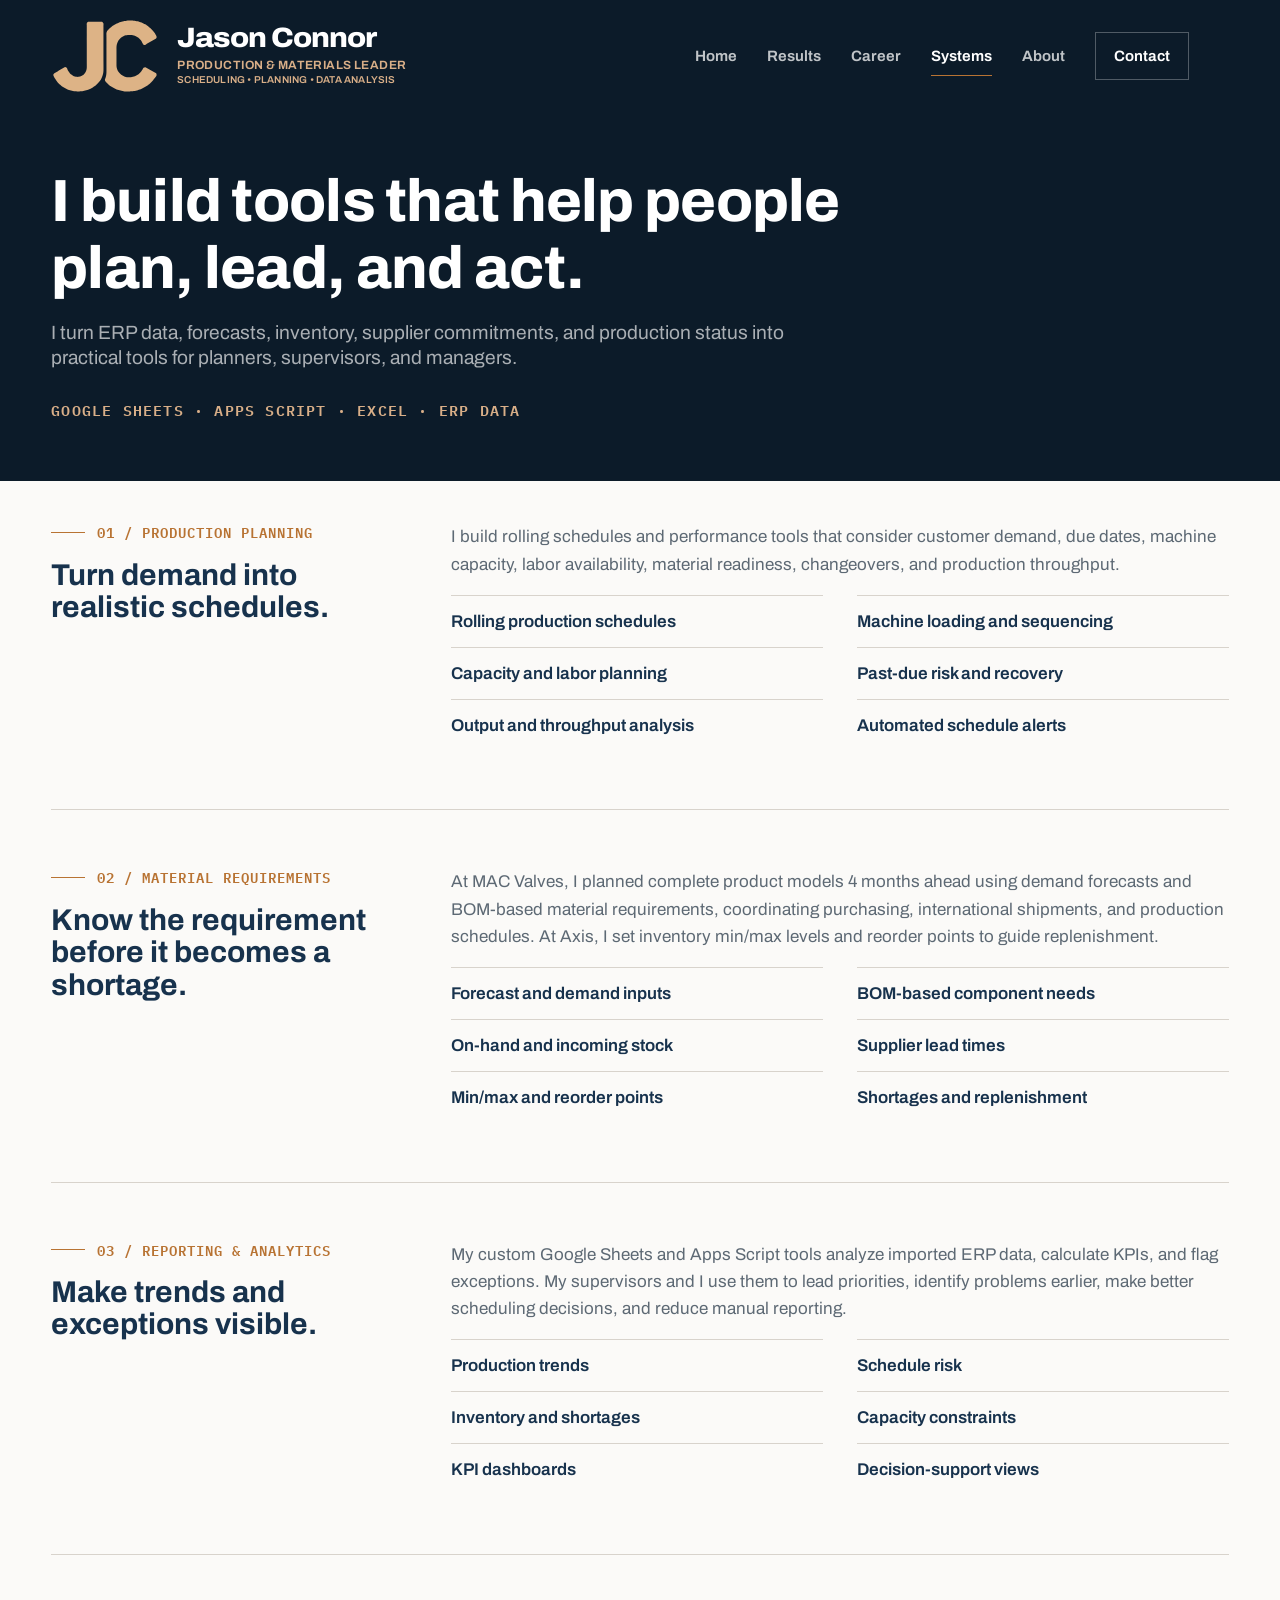
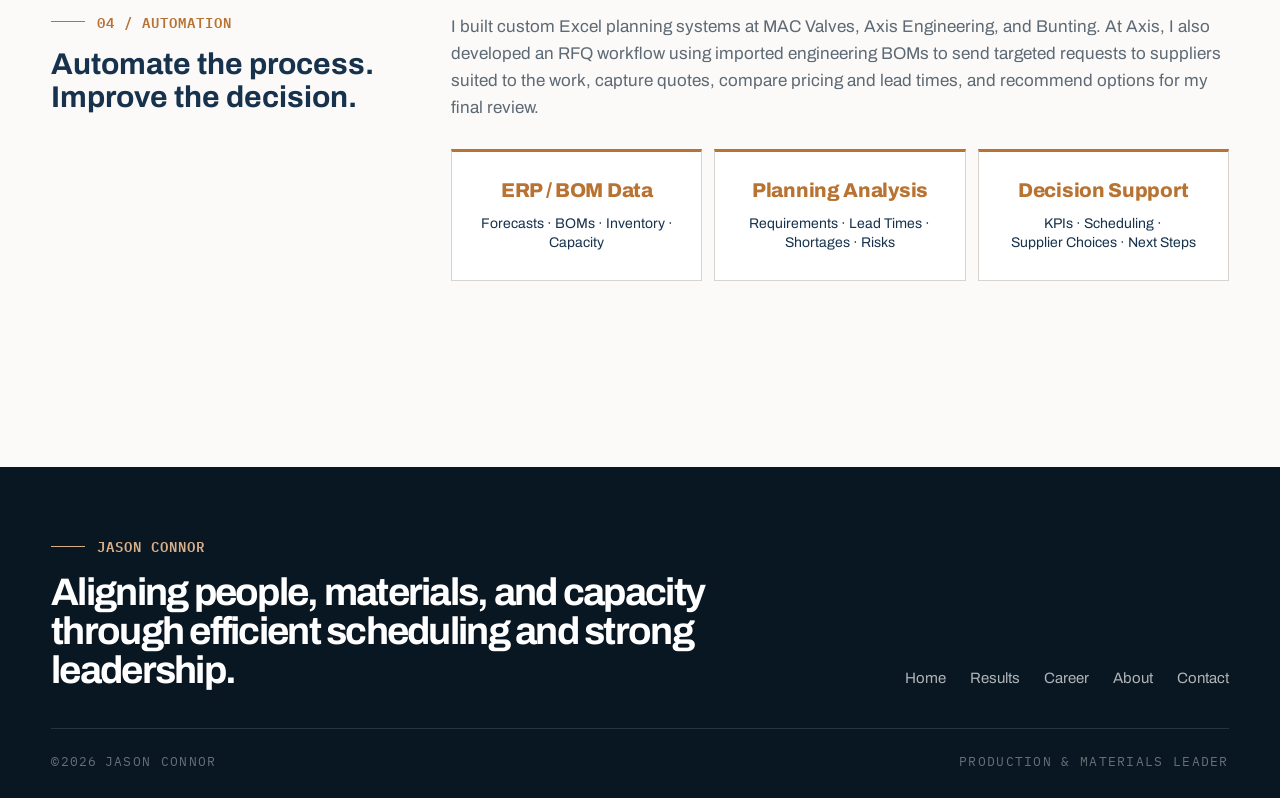
<file: systems/index.html>
<!doctype html><html lang="en"><head><meta charset="utf-8"><meta name="viewport" content="width=device-width,initial-scale=1"><meta name="description" content="Production, materials and planning systems built by Jason Connor for scheduling, inventory, supplier management, KPIs and operational decisions."><meta name="theme-color" content="#0C1B29"><title>Systems | Jason Connor</title><link rel="canonical" href="https://www.jasonconnor.com/systems"><link rel="icon" type="image/svg+xml" href="/assets/jc-favicon.svg?v=approved-20261010-2105"><link rel="stylesheet" href="/styles.css?v=flow-buttons-20261008"><link rel="stylesheet" href="/mobile.css?v=static-label-20261123b"><style>.technology-operating-flow{display:grid;grid-template-columns:repeat(3,minmax(0,1fr));gap:12px;margin-top:28px}.technology-stage{padding:24px 20px;border:1px solid var(--line);border-top:3px solid var(--copper);background:#fff}.technology-stage strong{display:block;margin-bottom:10px;font:600 13px/1.25 'IBM Plex Mono',monospace;letter-spacing:.06em;text-transform:uppercase;color:var(--copper)}.technology-stage>span{display:block;font-size:17px;line-height:1.45;color:var(--navy)}.technology-stage .technology-phrase{display:inline-block;white-space:nowrap}@media(min-width:721px){.system-section h2{line-height:1.08!important}.technology-stage{display:flex;min-height:132px;flex-direction:column;justify-content:center;text-align:center}.technology-stage strong{margin-bottom:12px;font-family:'Archivo',Arial,sans-serif!important;font-size:20px!important;line-height:1.08!important;font-weight:800!important;letter-spacing:-.015em!important;text-transform:none!important;text-align:center!important;white-space:nowrap!important;color:var(--copper)!important}.technology-stage>span{font-size:14px!important;line-height:1.4!important;font-weight:400!important;text-align:center!important}.technology-stage .technology-phrase{display:inline-block!important;white-space:nowrap!important}}@media(max-width:720px){.technology-operating-flow{grid-template-columns:1fr;gap:12px;margin-top:24px}.technology-stage{padding:22px 20px}.technology-stage strong{font-size:12.5px}.technology-stage>span{font-size:16px}}</style></head><body>
<a class="skip-link" href="#main">Skip to content</a><header class="site-header"><div class="container nav-shell"><a class="brand" href="/" style="gap:16px"><span class="brand-monogram">JC</span><span class="brand-text"><strong style="font-family:'Archivo',Arial,sans-serif;font-size:28px!important;line-height:.95!important;font-weight:820!important;letter-spacing:-.035em!important;font-stretch:108%;color:#fff">Jason Connor</strong><span style="display:block;margin-top:6px;font-family:'Archivo',Arial,sans-serif;font-size:12px!important;line-height:1.25!important;font-weight:650!important;letter-spacing:.035em!important;text-transform:none!important;color:#D9AF88!important">PRODUCTION &amp; MATERIALS LEADER<small class="brand-subtitle" style="display:block;font-size:10px!important;line-height:1.4!important;letter-spacing:.02em!important;font-weight:600!important">SCHEDULING • PLANNING • DATA ANALYSIS</small></span></span></a><button class="menu-toggle" aria-label="Toggle navigation" aria-expanded="false"><span></span></button><nav class="nav"><a href="/">Home</a><a href="/results">Results</a><a href="/career">Career</a><a class="active" href="/systems">Systems</a><a href="/about">About</a><a class="contact-link" href="/contact">Contact</a></nav></div></header>
<main id="main" data-mobile-label="SYSTEMS"><section class="page-hero"><div class="container"><p class="eyebrow light">Systems & tools</p><h1 class="h1">I build tools that help people plan, lead, and act.</h1><p class="lead">I turn ERP data, forecasts, inventory, supplier commitments, and production status into practical tools for planners, supervisors, and managers.</p><div class="page-meta systems-meta"><span>Google Sheets · Apps Script · Excel · ERP Data</span></div></div></section>
<section class="section paper"><div class="container"><div class="system-section"><div><p class="eyebrow">01 / Production planning</p><h2>Turn demand into realistic schedules.</h2></div><div class="copy"><p>I build rolling schedules and performance tools that consider customer demand, due dates, machine capacity, labor availability, material readiness, changeovers, and production throughput.</p><div class="bullet-columns"><div>Rolling production schedules</div><div>Machine loading and sequencing</div><div>Capacity and labor planning</div><div>Past-due risk and recovery</div><div>Output and throughput analysis</div><div>Automated schedule alerts</div></div></div></div><div class="system-section reveal"><div><p class="eyebrow">02 / Material requirements</p><h2>Know the requirement before it becomes a shortage.</h2></div><div class="copy"><p>At MAC Valves, I planned complete product models 4 months ahead using demand forecasts and BOM-based material requirements, coordinating purchasing, international shipments, and production schedules. At Axis, I set inventory min/max levels and reorder points to guide replenishment.</p><div class="bullet-columns"><div>Forecast and demand inputs</div><div>BOM-based component needs</div><div>On-hand and incoming stock</div><div>Supplier lead times</div><div>Min/max and reorder points</div><div>Shortages and replenishment</div></div></div></div><div class="system-section reveal"><div><p class="eyebrow">03 / Reporting &amp; analytics</p><h2>Make trends and exceptions visible.</h2></div><div class="copy"><p>My custom Google Sheets and Apps Script tools analyze imported ERP data, calculate KPIs, and flag exceptions. My supervisors and I use them to lead priorities, identify problems earlier, make better scheduling decisions, and reduce manual reporting.</p><div class="bullet-columns"><div>Production trends</div><div>Schedule risk</div><div>Inventory and shortages</div><div>Capacity constraints</div><div>KPI dashboards</div><div>Decision-support views</div></div></div></div><div class="system-section reveal"><div><p class="eyebrow">04 / Automation</p><h2>Automate the process. Improve the decision.</h2></div><div class="copy"><p>I built custom Excel planning systems at MAC Valves, Axis Engineering, and Bunting. At Axis, I also developed an RFQ workflow using imported engineering BOMs to send targeted requests to suppliers suited to the work, capture quotes, compare pricing and lead times, and recommend options for my final review.</p><div class="technology-operating-flow"><div class="technology-stage"><strong>ERP / BOM Data</strong><span class="technology-detail"><span class="technology-phrase">Forecasts ·</span> <span class="technology-phrase">BOMs ·</span> <span class="technology-phrase">Inventory ·</span> <span class="technology-phrase">Capacity</span></span></div><div class="technology-stage"><strong>Planning Analysis</strong><span class="technology-detail"><span class="technology-phrase">Requirements ·</span> <span class="technology-phrase">Lead Times ·</span> <span class="technology-phrase">Shortages ·</span> <span class="technology-phrase">Risks</span></span></div><div class="technology-stage"><strong>Decision Support</strong><span class="technology-detail"><span class="technology-phrase">KPIs ·</span> <span class="technology-phrase">Scheduling ·</span> <span class="technology-phrase">Supplier Choices ·</span> <span class="technology-phrase">Next Steps</span></span></div></div></div></div></div></section>
</main><footer class="site-footer"><div class="container"><div class="footer-top"><div><p class="eyebrow light">Jason Connor</p><div class="footer-title">Aligning people, materials, and capacity through efficient scheduling and strong leadership.</div></div><nav class="footer-nav"><a href="/">Home</a><a href="/results">Results</a><a href="/career">Career</a><a href="/about">About</a><a href="/contact">Contact</a></nav></div><div class="footer-bottom"><span>© <span data-year></span> Jason Connor</span><span>PRODUCTION &amp; MATERIALS LEADER</span></div></div></footer><script src="/script.js?v=jc-anchored-20261122a"></script></body></html>
</file>
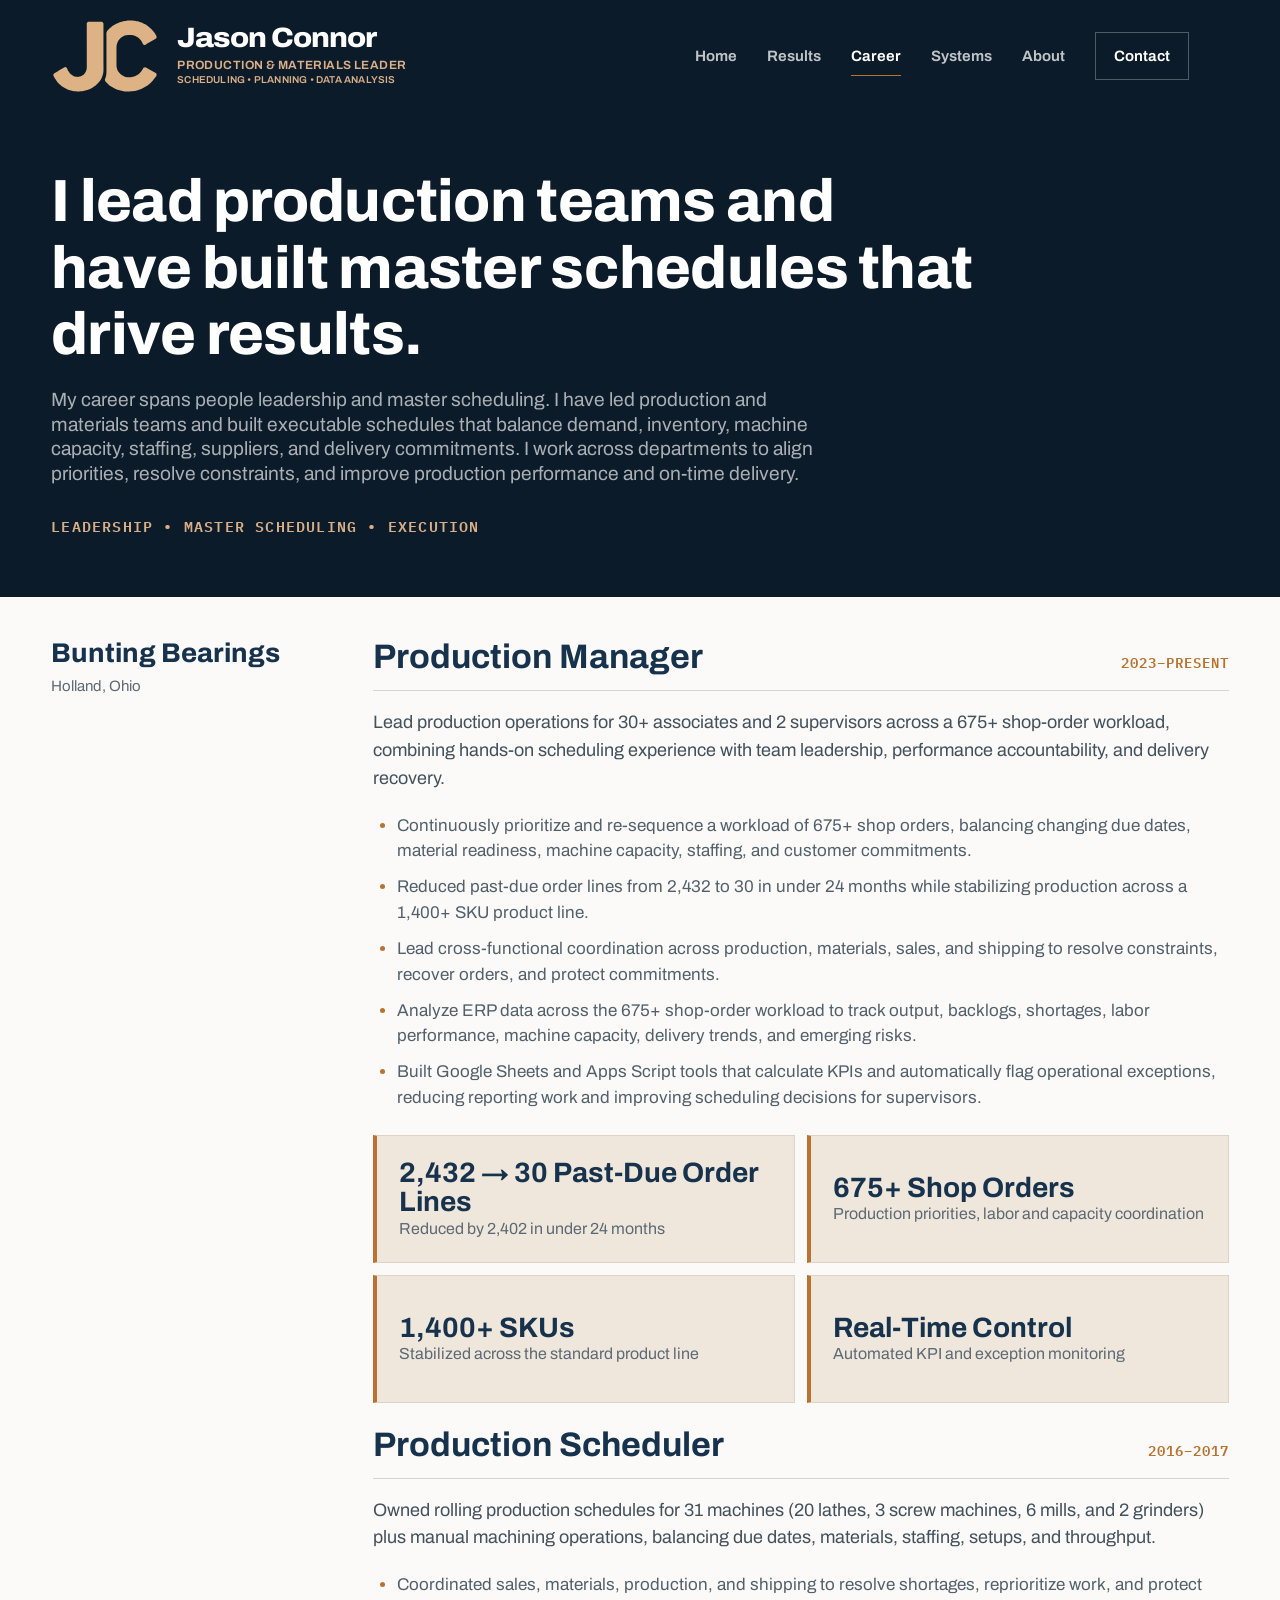
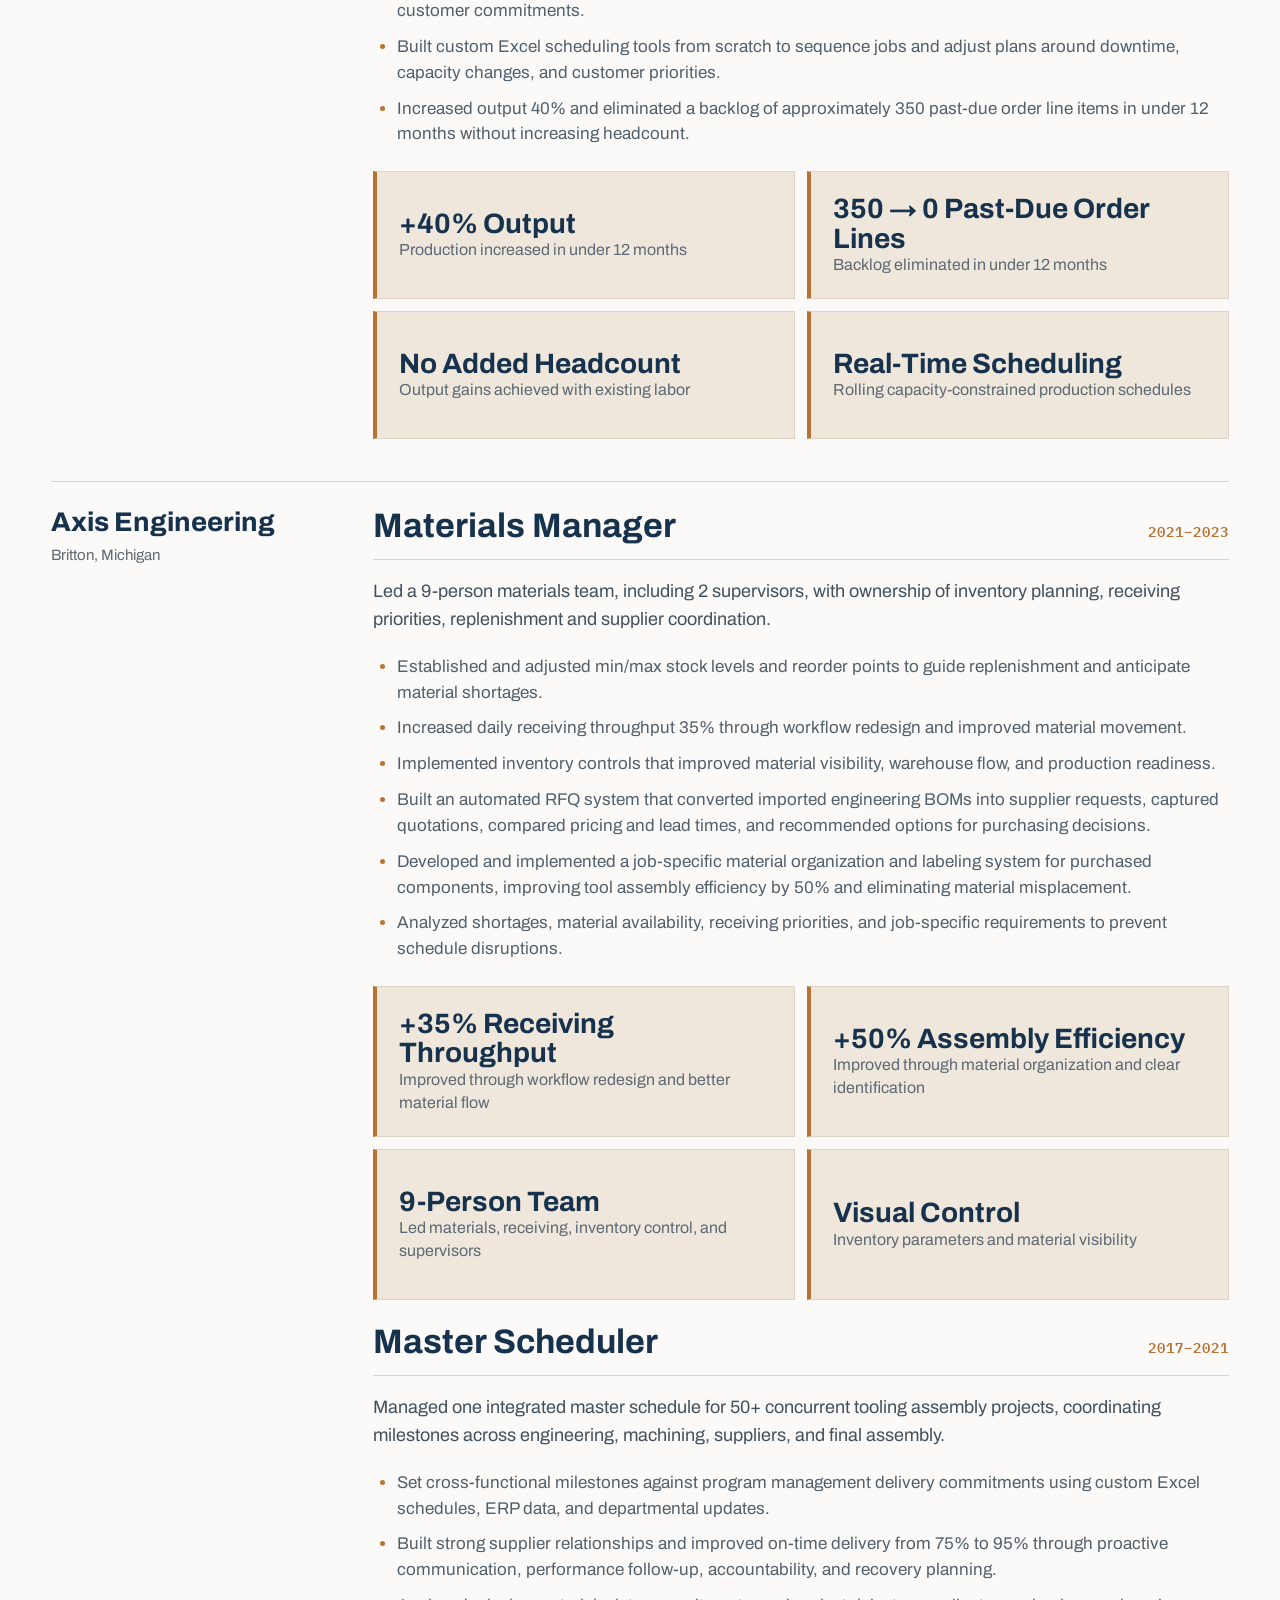
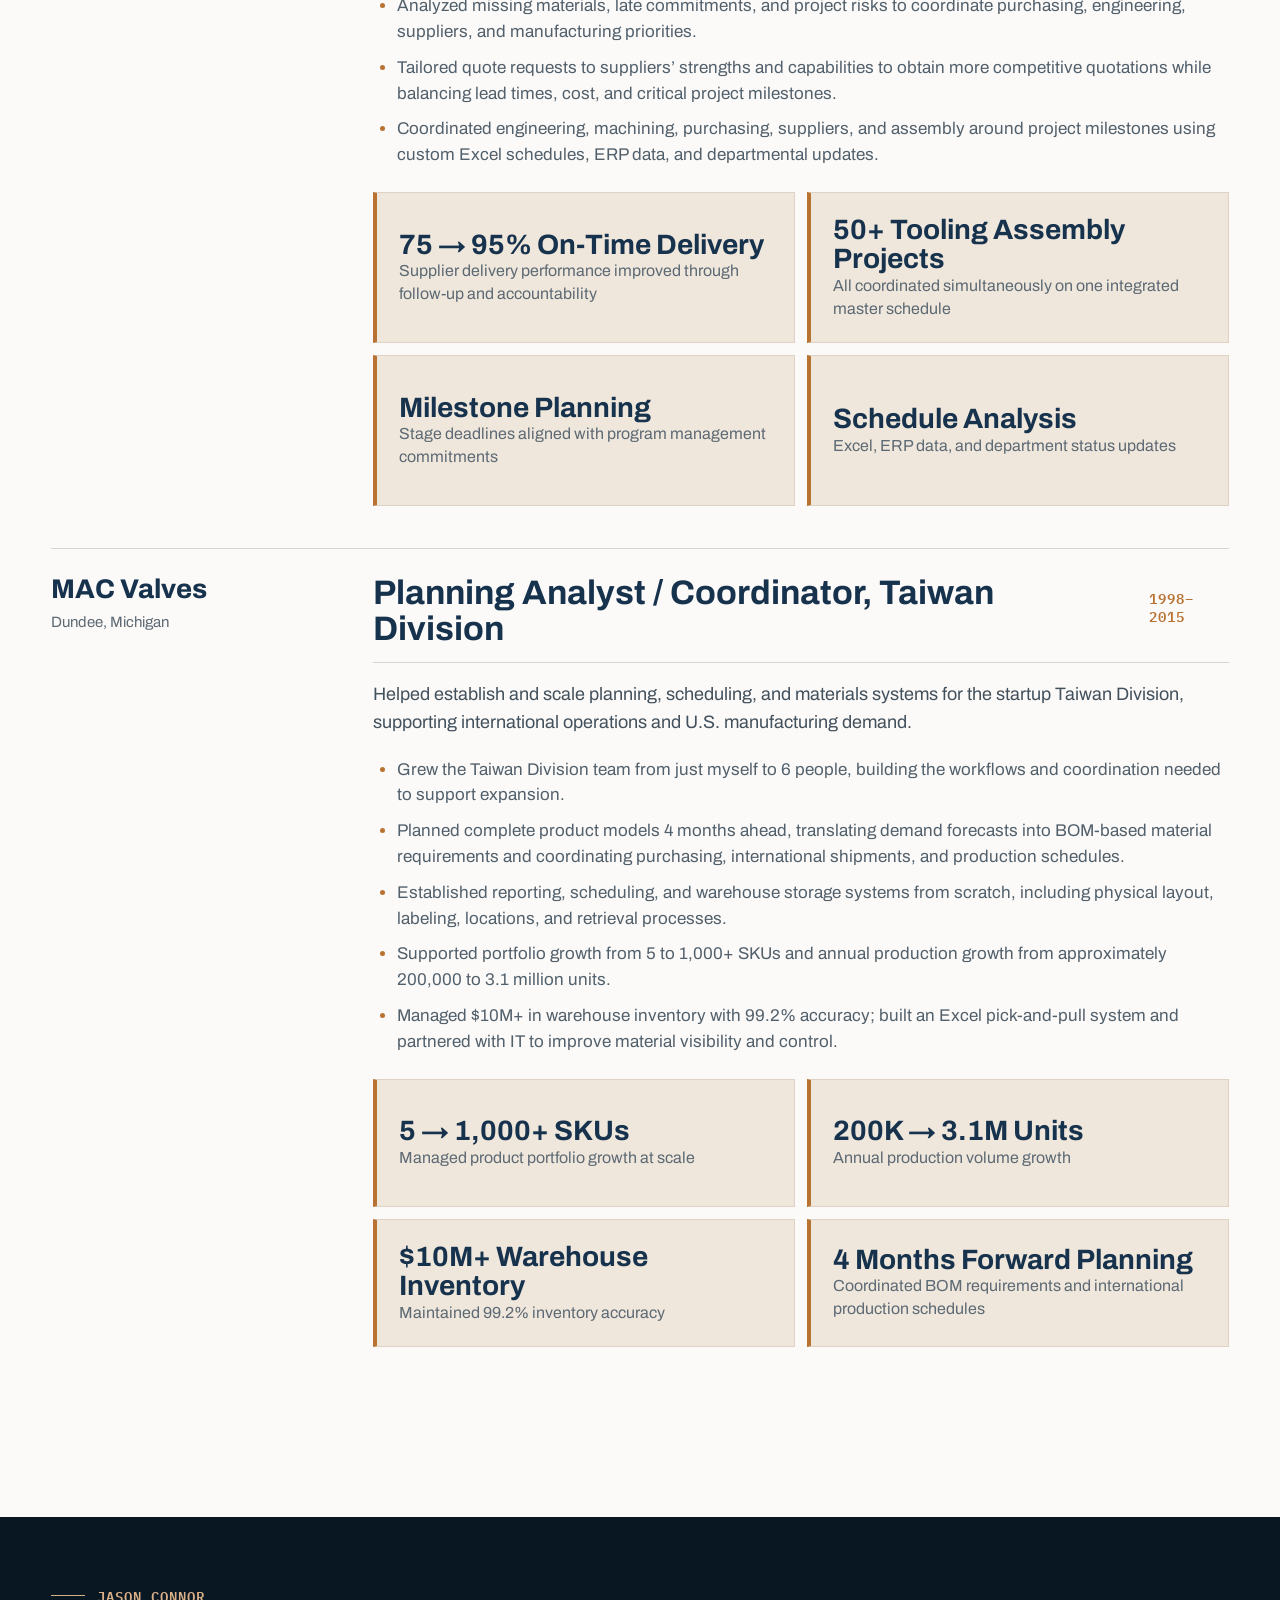
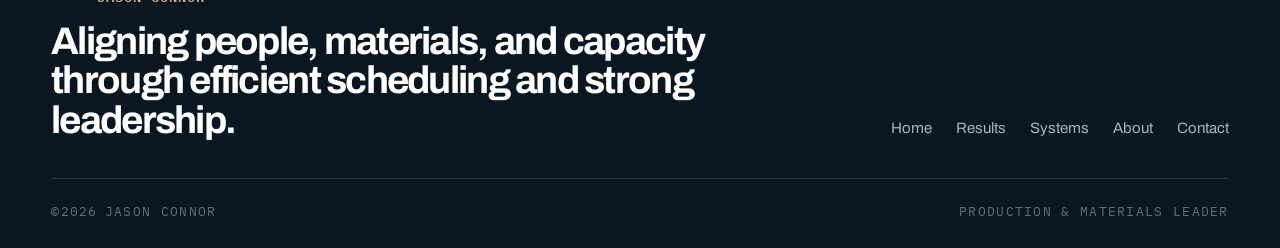
<file: experience.html>
<!doctype html>
<html lang="en">
<head>
  <meta charset="utf-8">
  <meta name="viewport" content="width=device-width,initial-scale=1">
  <meta name="robots" content="noindex">
  <meta http-equiv="refresh" content="0; url=/career">
  <link rel="canonical" href="https://www.jasonconnor.com/career">
  <title>Career | Jason Connor</title>
  <script>location.replace('/career');</script>
</head>
<body>
  <p><a href="/career">Continue to Career</a></p>
</body>
</html>
</file>
<file: styles.css>
@import url('https://fonts.googleapis.com/css2?family=Archivo:wdth,wght@75..125,300..900&family=IBM+Plex+Mono:wght@400;500;600&display=swap');
:root{--navy:#17324D;--navy950:#0C1B29;--navy900:#10263A;--copper:#B87333;--copper2:#D9AF88;--bone:#F4F0EA;--paper:#FBFAF8;--ink:#101820;--muted:#5D6974;--line:#D8D3CC;--max:1240px;--gutter:clamp(20px,4vw,56px)}
*{box-sizing:border-box}html{scroll-behavior:smooth;background:var(--paper)}body{margin:0;font-family:'Archivo',Arial,sans-serif;color:var(--ink);background:var(--paper);font-size:17px;line-height:1.6;-webkit-font-smoothing:antialiased}body.menu-open{overflow:hidden}a{color:inherit;text-decoration:none}img{display:block;max-width:100%}button,input,textarea,select{font:inherit}.container{width:min(calc(100% - var(--gutter)*2),var(--max));margin:auto}.skip-link{position:fixed;top:-80px;left:20px;z-index:500;background:white;padding:10px 14px}.skip-link:focus{top:20px}.eyebrow{display:flex;align-items:center;gap:12px;margin:0 0 18px;font:600 11px 'IBM Plex Mono',monospace;letter-spacing:.13em;text-transform:uppercase;color:#91531F}.eyebrow:before{content:'';width:34px;height:1px;background:currentColor}.eyebrow.light{color:#DAB28E}.display{font-size:clamp(52px,7vw,96px);line-height:.93;letter-spacing:-.055em;font-weight:760;margin:0}.h1{font-size:clamp(48px,6vw,82px);line-height:.98;letter-spacing:-.05em;font-weight:760;margin:0}.h2{font-size:clamp(36px,4.7vw,64px);line-height:1;letter-spacing:-.045em;font-weight:730;margin:0}.lead{font-size:clamp(19px,2vw,25px);line-height:1.5;color:var(--muted);max-width:780px}
.site-header{position:fixed;inset:0 0 auto;z-index:100;color:white;transition:.25s}.site-header.scrolled{background:rgba(12,27,41,.96);backdrop-filter:blur(16px);border-bottom:1px solid rgba(255,255,255,.09)}.nav-shell{min-height:88px;display:grid;grid-template-columns:auto 1fr auto;align-items:center;gap:38px}.brand{display:flex;align-items:center;gap:14px}.brand-monogram{display:grid;place-items:center;width:42px;height:42px;border:1px solid rgba(255,255,255,.35);font:500 12px 'IBM Plex Mono',monospace;position:relative}.brand-monogram:after{content:'';position:absolute;right:-1px;bottom:-1px;width:11px;height:11px;border-right:2px solid var(--copper);border-bottom:2px solid var(--copper)}.brand-text strong{display:block;font-size:15px}.brand-text span{display:block;font-size:10px;color:rgba(255,255,255,.58);letter-spacing:.08em;text-transform:uppercase}.nav{justify-self:end;display:flex;align-items:center;gap:30px;font-size:13px;font-weight:650}.nav a{color:rgba(255,255,255,.74);position:relative;padding:10px 0}.nav a:hover,.nav a.active{color:white}.nav a:after{content:'';position:absolute;left:0;right:100%;bottom:4px;height:1px;background:var(--copper);transition:.2s}.nav a:hover:after,.nav a.active:after{right:0}.nav .contact-link{border:1px solid rgba(255,255,255,.28);padding:11px 16px;color:white}.nav .contact-link:after{display:none}.menu-toggle{display:none;justify-self:end;background:none;border:0;color:white;width:44px;height:44px;position:relative}.menu-toggle span,.menu-toggle:before,.menu-toggle:after{content:'';position:absolute;left:9px;right:9px;height:1px;background:white;transition:.2s}.menu-toggle:before{top:14px}.menu-toggle span{top:21px}.menu-toggle:after{top:28px}.menu-toggle.active span{opacity:0}.menu-toggle.active:before{top:21px;transform:rotate(45deg)}.menu-toggle.active:after{top:21px;transform:rotate(-45deg)}
.hero{min-height:100svh;background:var(--navy950);color:white;position:relative;overflow:hidden}.hero:before{content:'';position:absolute;inset:0;background-image:linear-gradient(rgba(255,255,255,.038) 1px,transparent 1px),linear-gradient(90deg,rgba(255,255,255,.038) 1px,transparent 1px);background-size:72px 72px}.hero-grid{position:relative;z-index:2;display:grid;grid-template-columns:minmax(0,1.08fr) minmax(360px,.72fr);min-height:100svh}.hero-copy{padding:168px 7vw 88px 0;display:flex;flex-direction:column;justify-content:center}.accent{color:var(--copper2)}.hero-copy .lead{color:rgba(255,255,255,.7);margin:32px 0 0}.hero-actions{display:flex;gap:12px;flex-wrap:wrap;margin-top:38px}.button{display:inline-flex;align-items:center;justify-content:center;gap:14px;min-height:52px;padding:0 22px;border:1px solid transparent;font-size:13px;font-weight:700;transition:.2s}.button:after{content:'↗';font-family:'IBM Plex Mono',monospace}.button:hover{transform:translateY(-2px)}.button.copper{background:var(--copper);color:#17120E}.button.ghost{border-color:rgba(255,255,255,.28);color:white}.button.dark{background:var(--navy);color:white}.hero-foot{display:flex;gap:38px;flex-wrap:wrap;margin-top:58px;padding-top:26px;border-top:1px solid rgba(255,255,255,.12)}.hero-foot div{display:flex;flex-direction:column;gap:4px}.hero-foot strong{font-size:22px}.hero-foot span{font:400 9px 'IBM Plex Mono',monospace;text-transform:uppercase;letter-spacing:.1em;color:rgba(255,255,255,.52)}.hero-portrait{position:relative;overflow:hidden;background:#1A2B3A}.hero-portrait img{width:100%;height:100%;object-fit:cover;object-position:center 20%;filter:saturate(.74) contrast(1.04)}.hero-portrait:after{content:'';position:absolute;inset:0;background:linear-gradient(180deg,transparent 35%,rgba(12,27,41,.82) 100%)}.portrait-caption{position:absolute;z-index:2;left:34px;right:34px;bottom:34px;padding-top:20px;border-top:1px solid rgba(255,255,255,.32);display:flex;justify-content:space-between;color:white}.portrait-caption span{font:400 9px 'IBM Plex Mono',monospace;text-transform:uppercase;letter-spacing:.1em;color:rgba(255,255,255,.68)}
.section{padding:clamp(86px,10vw,150px) 0}.navy{background:var(--navy);color:white}.bone{background:var(--bone)}.paper{background:var(--paper)}.section-intro{display:grid;grid-template-columns:.8fr 1.2fr;gap:70px;align-items:start;margin-bottom:70px}.section-intro .lead{margin:0}.navy .lead{color:rgba(255,255,255,.65)}.philosophy-layout{display:grid;grid-template-columns:.85fr 1.15fr;gap:90px}.philosophy-number{font:500 11px 'IBM Plex Mono',monospace;color:#91531F;letter-spacing:.1em}.philosophy-quote{font-size:clamp(42px,5vw,70px);line-height:1.02;letter-spacing:-.05em;color:var(--navy);margin:18px 0 0}.question-list{border-top:1px solid var(--line)}.question-row{display:grid;grid-template-columns:54px 1fr auto;gap:18px;align-items:center;padding:17px 0;border-bottom:1px solid var(--line)}.question-row>span{font:400 10px 'IBM Plex Mono',monospace;color:#91531F}.question-row>span:last-child{color:var(--muted);text-transform:uppercase;letter-spacing:.08em}.metric-rail{border-top:1px solid rgba(255,255,255,.16);border-bottom:1px solid rgba(255,255,255,.16)}.metric-row{display:grid;grid-template-columns:180px 300px 1fr;gap:38px;align-items:center;padding:36px 0;border-bottom:1px solid rgba(255,255,255,.12)}.metric-row:last-child{border:0}.metric-no{font:400 10px 'IBM Plex Mono',monospace;color:#D6A67B;letter-spacing:.1em}.metric-value{font-size:clamp(42px,5vw,68px);letter-spacing:-.055em;line-height:.9;color:white}.metric-row p{margin:0;color:rgba(255,255,255,.64)}.capability-list{border-top:1px solid var(--line)}.capability{display:grid;grid-template-columns:70px minmax(260px,.8fr) 1.2fr;gap:28px;padding:32px 0;border-bottom:1px solid var(--line)}.capability .num{font:400 10px 'IBM Plex Mono',monospace;color:#91531F}.capability h3{font-size:clamp(24px,2.6vw,36px);margin:0;color:var(--navy)}.capability p{margin:3px 0;color:var(--muted)}.case-grid{display:grid;grid-template-columns:repeat(2,1fr);border-top:1px solid var(--line);border-left:1px solid var(--line)}.case{padding:38px;border-right:1px solid var(--line);border-bottom:1px solid var(--line);background:rgba(255,255,255,.36)}.case-company{font:500 10px 'IBM Plex Mono',monospace;text-transform:uppercase;letter-spacing:.1em;color:#91531F}.case h3{font-size:31px;line-height:1.05;color:var(--navy);margin:28px 0 14px}.case p{color:var(--muted)}.case-result{margin-top:30px;padding-top:20px;border-top:1px solid var(--line);font-size:13px;color:var(--muted)}.case-result strong{display:block;font-size:36px;color:var(--navy)}.systems-band{background:#091722;color:white}.systems-layout{display:grid;grid-template-columns:.92fr 1.08fr;gap:80px;align-items:start}.systems-copy p{color:rgba(255,255,255,.65)}.flow{display:grid;gap:14px}.flow-row{display:grid;grid-template-columns:1fr auto 1fr;gap:12px;align-items:center}.flow-box,.flow-final{border:1px solid rgba(255,255,255,.16);padding:24px}.flow-box strong,.flow-final strong{display:block}.flow-box span,.flow-final span{display:block;margin-top:6px;color:rgba(255,255,255,.5);font-size:13px}.flow-arrow{color:var(--copper2);font-family:'IBM Plex Mono',monospace}.flow-final{border-color:rgba(184,115,51,.55);background:rgba(184,115,51,.08)}.timeline{border-top:1px solid var(--line)}.timeline-item{padding:32px 0;border-bottom:1px solid var(--line)}.timeline-item .years{font:400 10px 'IBM Plex Mono',monospace;color:#91531F;letter-spacing:.1em}.timeline-item h3{font-size:28px;color:var(--navy);margin:7px 0 4px}.timeline-item .company{font-weight:650}.timeline-item p{color:var(--muted);margin:12px 0 0;max-width:760px}
.page-hero{background:var(--navy950);color:white;padding:168px 0 92px;position:relative}.page-hero .h1{max-width:1000px}.page-hero .lead{color:rgba(255,255,255,.65);margin:28px 0 0}.page-meta{display:flex;gap:22px;flex-wrap:wrap;margin-top:42px;font:400 10px 'IBM Plex Mono',monospace;letter-spacing:.1em;text-transform:uppercase;color:rgba(255,255,255,.55)}.experience-block{display:grid;grid-template-columns:270px 1fr;gap:70px;padding:68px 0;border-top:1px solid var(--line)}.experience-block:first-child{border:0;padding-top:0}.experience-meta{position:sticky;top:120px;align-self:start}.company-name{font-size:24px;font-weight:740;color:var(--navy)}.location{color:var(--muted);font-size:14px}.role{padding-bottom:58px}.role-head{display:flex;justify-content:space-between;gap:24px;align-items:baseline;padding-bottom:18px;border-bottom:1px solid var(--line)}.role-head h3{font-size:30px;color:var(--navy);margin:0}.role-head span{font:400 10px 'IBM Plex Mono',monospace;color:#91531F;text-transform:uppercase}.role p,.role ul{color:var(--muted)}.role-results{display:grid;grid-template-columns:repeat(2,1fr);gap:14px;margin-top:28px}.role-result{padding:20px;border-left:3px solid var(--copper);background:#F3EEE8}.role-result strong{display:block;color:var(--navy);font-size:24px}.role-result span{color:var(--muted);font-size:13px}.system-section{display:grid;grid-template-columns:330px 1fr;gap:70px;padding:58px 0;border-top:1px solid var(--line)}.system-section:first-child{border:0;padding-top:0}.system-section h2{font-size:30px;color:var(--navy);margin:0}.copy p{color:var(--muted);margin-top:0}.bullet-columns{display:grid;grid-template-columns:1fr 1fr;gap:0 34px}.bullet-columns div{padding:12px 0;border-top:1px solid var(--line);font-weight:620;color:var(--navy)}.about-layout{display:grid;grid-template-columns:.72fr 1.28fr;gap:90px}.about-pull{font-size:clamp(36px,4.5vw,60px);line-height:1.05;letter-spacing:-.045em;font-weight:700;color:var(--navy);margin:0}.about-copy p{font-size:19px;color:var(--muted);margin:0 0 24px}.about-copy .strong{color:var(--navy);font-weight:650}.principles{display:grid;grid-template-columns:repeat(2,1fr);gap:1px;background:var(--line);border:1px solid var(--line);margin-top:70px}.principle{background:var(--paper);padding:32px}.principle .num{font:400 10px 'IBM Plex Mono',monospace;color:#91531F}.principle h3{font-size:24px;color:var(--navy);margin:28px 0 10px}.principle p{color:var(--muted);margin:0}.contact-layout{display:grid;grid-template-columns:.82fr 1.18fr;gap:90px}.contact-copy p{color:var(--muted)}.contact-note{margin-top:32px;padding-top:24px;border-top:1px solid var(--line);font:400 11px/1.7 'IBM Plex Mono',monospace;color:var(--muted)}.contact-form{border-top:3px solid var(--copper);background:white;padding:clamp(26px,4vw,44px);box-shadow:0 24px 70px rgba(9,24,37,.14)}.field-grid{display:grid;grid-template-columns:1fr 1fr;gap:18px}.field{margin-bottom:18px}.field label{display:block;font:500 10px 'IBM Plex Mono',monospace;letter-spacing:.09em;text-transform:uppercase;color:var(--navy);margin-bottom:8px}.field input,.field textarea,.field select{width:100%;border:0;border-bottom:1px solid #B9B4AD;background:transparent;padding:11px 0;outline:none}.field input:focus,.field textarea:focus,.field select:focus{border-color:var(--copper)}.field textarea{min-height:130px}.form-help{font-size:12px;color:var(--muted);margin-top:15px}.form-status{display:none;margin-top:16px;padding:12px 14px;background:#EFE8DF;color:var(--navy)}.site-footer{background:#091722;color:white;padding:70px 0 28px}.footer-top{display:grid;grid-template-columns:1.2fr .8fr;gap:80px;padding-bottom:56px;border-bottom:1px solid rgba(255,255,255,.12)}.footer-title{font-size:clamp(34px,4vw,58px);line-height:1.02;letter-spacing:-.045em;font-weight:700;max-width:700px}.footer-nav{display:grid;grid-template-columns:1fr 1fr;gap:10px 30px}.footer-nav a{font-size:14px;color:rgba(255,255,255,.68)}.footer-bottom{display:flex;justify-content:space-between;gap:30px;padding-top:24px;font:400 9px 'IBM Plex Mono',monospace;letter-spacing:.1em;text-transform:uppercase;color:rgba(255,255,255,.38)}.reveal{opacity:0;transform:translateY(18px);transition:.65s}.reveal.visible{opacity:1;transform:none}
@media(max-width:1000px){.nav-shell{min-height:76px}.nav{position:fixed;inset:76px 0 0;background:var(--navy950);padding:42px var(--gutter);display:none;align-items:flex-start;flex-direction:column;gap:8px;font-size:22px}.nav.open{display:flex}.nav a{width:100%;padding:14px 0;border-bottom:1px solid rgba(255,255,255,.1)}.nav .contact-link{margin-top:20px;width:auto;padding:13px 18px}.menu-toggle{display:block}.brand-text span{display:none}.hero-grid{grid-template-columns:1fr}.hero-copy{padding:142px 0 70px}.hero-portrait{min-height:620px}.section-intro,.philosophy-layout,.systems-layout,.about-layout,.contact-layout{grid-template-columns:1fr;gap:45px}.metric-row{grid-template-columns:90px 240px 1fr}.experience-block{grid-template-columns:1fr;gap:28px}.experience-meta{position:static}.system-section{grid-template-columns:1fr;gap:24px}.footer-top{grid-template-columns:1fr;gap:45px}}
@media(max-width:720px){body{font-size:16px}.container{width:calc(100% - 36px)}.site-header{background:linear-gradient(180deg,rgba(8,19,29,.9),rgba(8,19,29,0))}.site-header.scrolled{background:rgba(8,19,29,.97)}.nav-shell{min-height:72px;grid-template-columns:auto 1fr auto}.brand-monogram{width:38px;height:38px}.brand-text strong{font-size:14px}.nav{inset:72px 0 0;padding:30px 18px 40px;font-size:24px;overflow:auto}.nav a{padding:16px 4px;min-height:56px}.hero{min-height:100svh}.hero-grid{display:block;min-height:100svh;position:relative}.hero-portrait{position:absolute;inset:0;min-height:0;z-index:0}.hero-portrait img{position:absolute;inset:0;width:100%;height:100%;object-fit:cover;object-position:58% 12%;filter:saturate(.62) contrast(1.06) brightness(.68)}.hero-portrait:after{background:linear-gradient(180deg,rgba(7,18,28,.28) 0%,rgba(7,18,28,.44) 30%,rgba(7,18,28,.86) 64%,#091722 94%)}.portrait-caption{display:none}.hero-copy{position:relative;z-index:2;min-height:100svh;padding:116px 0 30px;justify-content:flex-end}.hero-copy .eyebrow{font-size:9px;line-height:1.35;margin-bottom:14px}.display{font-size:clamp(44px,12.6vw,62px);line-height:.93;letter-spacing:-.055em}.hero-copy .lead{font-size:16px;line-height:1.45;margin-top:20px}.hero-actions{display:grid;grid-template-columns:1fr 1fr;gap:9px;margin-top:22px}.hero-actions .button{min-height:50px;padding:0 10px;font-size:10px;text-align:center}.hero-foot{display:grid;grid-template-columns:repeat(3,1fr);gap:9px;margin-top:24px;padding-top:17px}.hero-foot strong{font-size:20px}.hero-foot span{font-size:7.5px;line-height:1.3}.section{padding:68px 0}.section-intro{gap:22px;margin-bottom:36px}.h2{font-size:clamp(34px,10vw,48px)}.lead{font-size:17px;line-height:1.48}.philosophy-layout{gap:34px}.philosophy-quote{font-size:clamp(38px,11vw,52px)}.question-row{grid-template-columns:34px 1fr;padding:15px 0;gap:10px}.question-row span:last-child{display:none}.metric-row{grid-template-columns:1fr;gap:10px;padding:30px 0}.metric-value{font-size:clamp(46px,14vw,62px)}.capability{grid-template-columns:42px 1fr;gap:18px}.capability p{grid-column:2}.case-grid{grid-template-columns:1fr}.case{padding:26px 22px}.case h3{font-size:27px}.flow-row{grid-template-columns:1fr}.flow-arrow{transform:rotate(90deg);text-align:center}.role-head{flex-direction:column;align-items:flex-start;gap:4px}.role-results,.bullet-columns,.principles,.field-grid{grid-template-columns:1fr}.page-hero{padding:116px 0 64px}.page-hero .h1{font-size:clamp(42px,12vw,58px)}.contact-form{padding:26px 20px}.footer-top{gap:38px}.footer-title{font-size:34px}.footer-nav{grid-template-columns:1fr}.footer-bottom{flex-direction:column}.button{min-height:50px}}
@media(prefers-reduced-motion:reduce){html{scroll-behavior:auto}*,*:before,*:after{animation-duration:.01ms!important;transition-duration:.01ms!important}.reveal{opacity:1;transform:none}}

/* Shared button typography across pages and viewport sizes. */
#main .button{
  font-family:'Archivo',Arial,sans-serif!important;
  font-size:14px!important;
  font-weight:700!important;
  font-style:normal!important;
  font-stretch:normal!important;
  line-height:1.25!important;
  letter-spacing:0!important;
  text-transform:none!important;
}

/* Clear directional cues in the homepage systems flow. */
#main .systems-band .flow-arrow{
  display:flex!important;
  align-items:center!important;
  justify-content:center!important;
  font-size:34px!important;
  font-weight:700!important;
  line-height:1!important;
  min-width:44px;
  min-height:44px;
  color:var(--copper2)!important;
}
</file>
<file: mobile.css>
@import url('https://fonts.googleapis.com/css2?family=Archivo:wdth,wght@75..125,300..900&family=IBM+Plex+Mono:wght@400;500;600&display=block');
@import url('mobile-base.css?v=opening-align-20261104');
@import url('mobile-header-exact.css?v=resume-brand-20261109');
@import url('mobile-polish.css?v=resume-brand-20261109');
@import url('mobile-experience-sticky.css?v=20261008-1');
@import url('desktop-header-scale.css?v=resume-brand-20261109');
@import url('desktop-experience-sticky.css?v=20261009-1845');
@import url('desktop-home-systems-tune.css?v=20261010-0315');
@import url('mobile-final-fixes.css?v=brand-type-20261109');
@import url('site-polish.css?v=no-bleed-20261104');
@import url('mobile-targeted-restores.css?v=static-label-20261123b');
@import url('mobile-header-sticky.css?v=jc-original-smooth-20261010-1220');
@import url('logo-final.css?v=approved-20261010-2105');

/* FINAL MOBILE RESULTS POSITIONING ONLY — keep existing type/color/size unchanged. */
@media (max-width:720px){
  html body .section.navy .metric-row{
    display:grid!important;
    grid-template-columns:minmax(0,1fr)!important;
    column-gap:0!important;
    row-gap:12px!important;
    align-items:start!important;
  }
  html body .section.navy .metric-row .metric-no{
    grid-column:1!important;
    grid-row:1!important;
    justify-self:start!important;
    text-align:left!important;
  }
  html body .section.navy .metric-row .metric-value{
    grid-column:1!important;
    grid-row:2!important;
    justify-self:start!important;
    text-align:left!important;
  }
  html body .section.navy .metric-row p{
    grid-column:1!important;
    grid-row:3!important;
    width:100%!important;
  }
}

/* Mobile Safari: fixed-height visual identity and natural Career scrolling.
   Do not shrink or animate the brand when the page moves. */
@media(max-width:720px){
  html body .site-header,
  html body .site-header.scrolled{
    background:#0C1B29!important;
    backdrop-filter:none!important;
  }
  /* Keep the drawer clear of the full-height header. */
  html body .site-header .nav{
    top:var(--jc-mobile-header-height,150px)!important;
  }

  /* Previous stacked sticky employer/role headings covered adjacent job
     descriptions and created exposed strips of text. Let each heading flow
     with its own job content instead of layering it above other sections. */
  html body #main .experience-block .experience-meta{
    position:static!important;
    top:auto!important;
    z-index:auto!important;
    isolation:auto!important;
  }
  html body #main .experience-block .role-head{
    position:relative!important;
    top:auto!important;
    z-index:auto!important;
    isolation:auto!important;
  }
  html body #main .experience-block .role-head::before{
    content:none!important;
    display:none!important;
  }
}

/* Mobile header: remain sticky at a constant intrinsic height.
   Full brand/subtitle text fits within the opaque navy header; Career job
   headings scroll normally underneath it without overlaying one another. */
@media(max-width:720px){
  html body header.site-header,
  html body header.site-header.scrolled{
    position:-webkit-sticky!important;
    position:sticky!important;
    inset:auto!important;
    top:0!important;
    bottom:auto!important;
    width:100%!important;
    height:auto!important;
    min-height:0!important;
    overflow:visible!important;
    background:#0C1B29!important;
    backdrop-filter:none!important;
    transition:none!important;
    isolation:isolate!important;
    z-index:1000!important;
  }

  html body header.site-header .nav-shell{
    height:auto!important;
    min-height:0!important;
    padding:16px 0 18px!important;
    align-items:center!important;
    overflow:visible!important;
  }
  html body header.site-header .nav-shell a.brand,
  html body header.site-header .nav-shell a.brand .brand-text{
    height:auto!important;
    min-height:0!important;
    overflow:visible!important;
  }

  /* Show real subtitle text, not old ::before/::after generated copies.
     No fixed 48px height or hidden descendant may truncate the tagline. */
  html body header.site-header .nav-shell a.brand .brand-text > span{
    display:block!important;
    position:static!important;
    width:100%!important;
    height:auto!important;
    min-height:0!important;
    max-height:none!important;
    margin:6px 0 0!important;
    padding:0!important;
    overflow:visible!important;
    visibility:visible!important;
    opacity:1!important;
    clip-path:none!important;
    white-space:normal!important;
    text-align:left!important;
  }
  html body header.site-header .nav-shell a.brand .brand-text > span::before,
  html body header.site-header .nav-shell a.brand .brand-text > span::after{
    content:none!important;
    display:none!important;
  }
  html body header.site-header .nav-shell a.brand .brand-text > span .brand-subtitle{
    display:block!important;
    position:static!important;
    margin-top:4px!important;
    height:auto!important;
    max-height:none!important;
    overflow:visible!important;
    visibility:visible!important;
    opacity:1!important;
    white-space:normal!important;
  }
}

/* Stable full-size mobile masthead. No scroll-driven resizing.
   Reserve its measured height in document flow while keeping it fixed above
   Career's pinned employer and role headings. */
@media(max-width:720px){
  html body{
    padding-top:var(--jc-mobile-header-height,140px)!important;
  }
  html body header.site-header,
  html body header.site-header.scrolled,
  html body header.site-header.mobile-compact{
    position:fixed!important;
    inset:0 0 auto 0!important;
    top:0!important;
    width:100%!important;
    height:auto!important;
    min-height:0!important;
    overflow:visible!important;
    background:#0C1B29!important;
    backdrop-filter:none!important;
    border-bottom:2px solid #B87333!important;
    z-index:1000!important;
    isolation:isolate!important;
    transition:none!important;
  }
  html body header.site-header .nav-shell{
    padding:16px 0 18px!important;
    transition:none!important;
  }
  html body header.site-header .nav-shell a.brand,
  html body header.site-header .nav-shell a.brand .brand-monogram,
  html body header.site-header .nav-shell a.brand .brand-text strong,
  html body header.site-header .nav-shell a.brand .brand-text > span,
  html body header.site-header .nav-shell a.brand .brand-text > span .brand-subtitle{
    transition:none!important;
  }
  html body header.site-header .nav{
    top:var(--jc-mobile-header-height,140px)!important;
  }
  html{
    scroll-padding-top:calc(var(--jc-mobile-header-height,140px) + 10px);
  }
}

/* Uniform iPhone masthead: JC logo, name, and hamburger never move.
   Only the Scheduling descriptor collapses and the bronze divider follows.
   Keep the body's expanded-height spacer constant while scrolling. */
@media(max-width:720px){
  html,
  html body{
    background-color:var(--navy950)!important;
  }
  html body{
    padding-top:var(--jc-mobile-header-expanded-height,140px)!important;
  }
  html body header.site-header,
  html body header.site-header.scrolled,
  html body header.site-header.subtitle-muted{
    position:fixed!important;
    top:0!important;
    inset:0 0 auto 0!important;
    background:#0C1B29!important;
    border-bottom:2px solid #B87333!important;
    transition:none!important;
    z-index:1000!important;
  }
  /* Fixed top positioning rather than centering against changing content. */
  html body header.site-header .nav-shell,
  html body header.site-header.subtitle-muted .nav-shell{
    align-items:start!important;
    padding:16px 0 18px!important;
    transition:none!important;
  }
  html body header.site-header .nav-shell a.brand{
    align-items:start!important;
  }
  html body header.site-header .nav-shell a.brand .brand-monogram{
    align-self:start!important;
    transform:none!important;
    transition:none!important;
  }
  html body header.site-header .nav-shell a.brand .brand-text{
    align-self:start!important;
  }
  html body header.site-header .nav-shell a.brand .brand-text strong{
    transform:scale(.70)!important;
    transform-origin:left center!important;
    transition:none!important;
  }
  html body header.site-header .nav-shell .menu-toggle{
    align-self:start!important;
    margin-top:14px!important;
    transition:none!important;
  }
  html body header.site-header .nav-shell a.brand .brand-text > span .brand-subtitle{
    display:block!important;
    position:static!important;
    height:auto!important;
    max-height:44px!important;
    margin-top:4px!important;
    overflow:hidden!important;
    visibility:visible!important;
    opacity:1!important;
    transform:none!important;
    transition:none!important;
  }
  html body header.site-header.subtitle-muted .nav-shell a.brand .brand-text > span .brand-subtitle{
    max-height:0!important;
    margin-top:0!important;
    opacity:0!important;
    visibility:hidden!important;
    pointer-events:none!important;
  }
  /* Only the bottom edge changes: logo/name/menu retain the same position. */
  html body header.site-header.subtitle-muted .nav-shell{
    padding-bottom:7px!important;
  }
  html body header.site-header .nav{
    top:var(--jc-mobile-header-height,140px)!important;
  }
}
</file>
